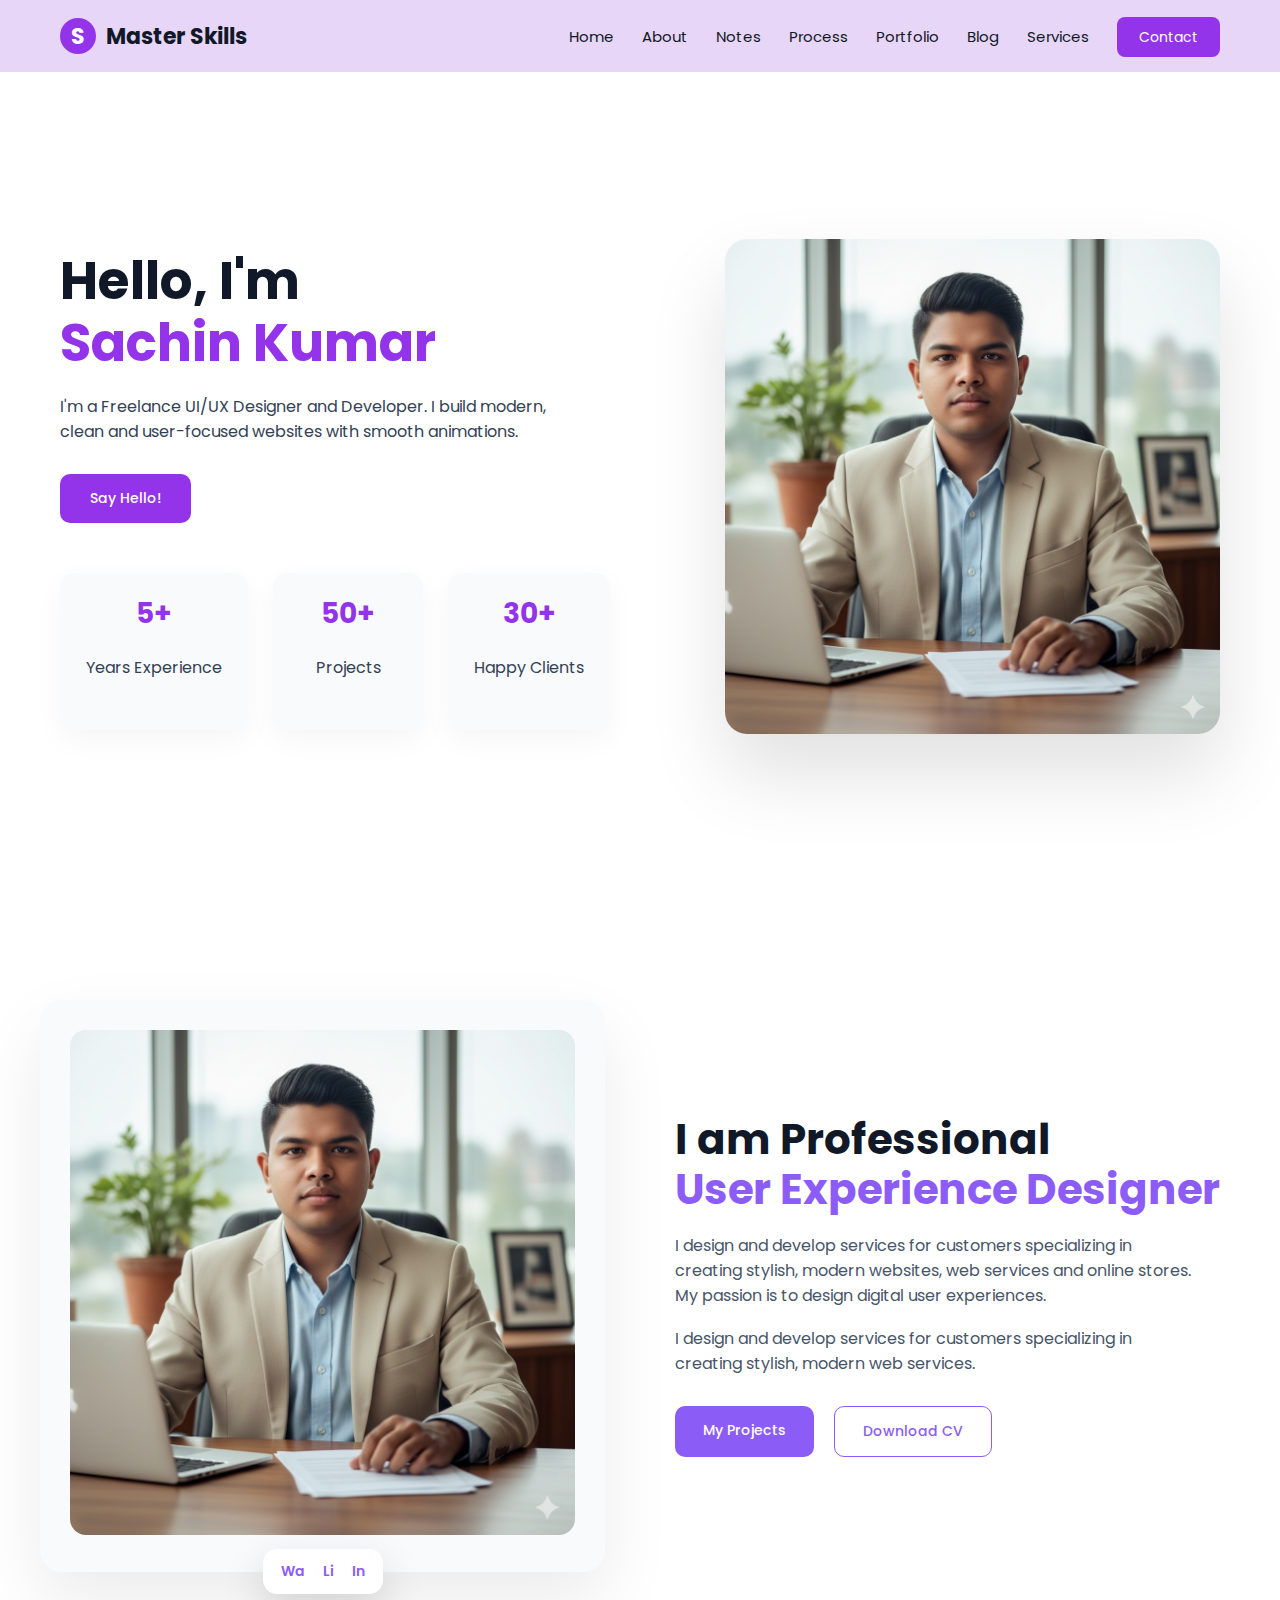
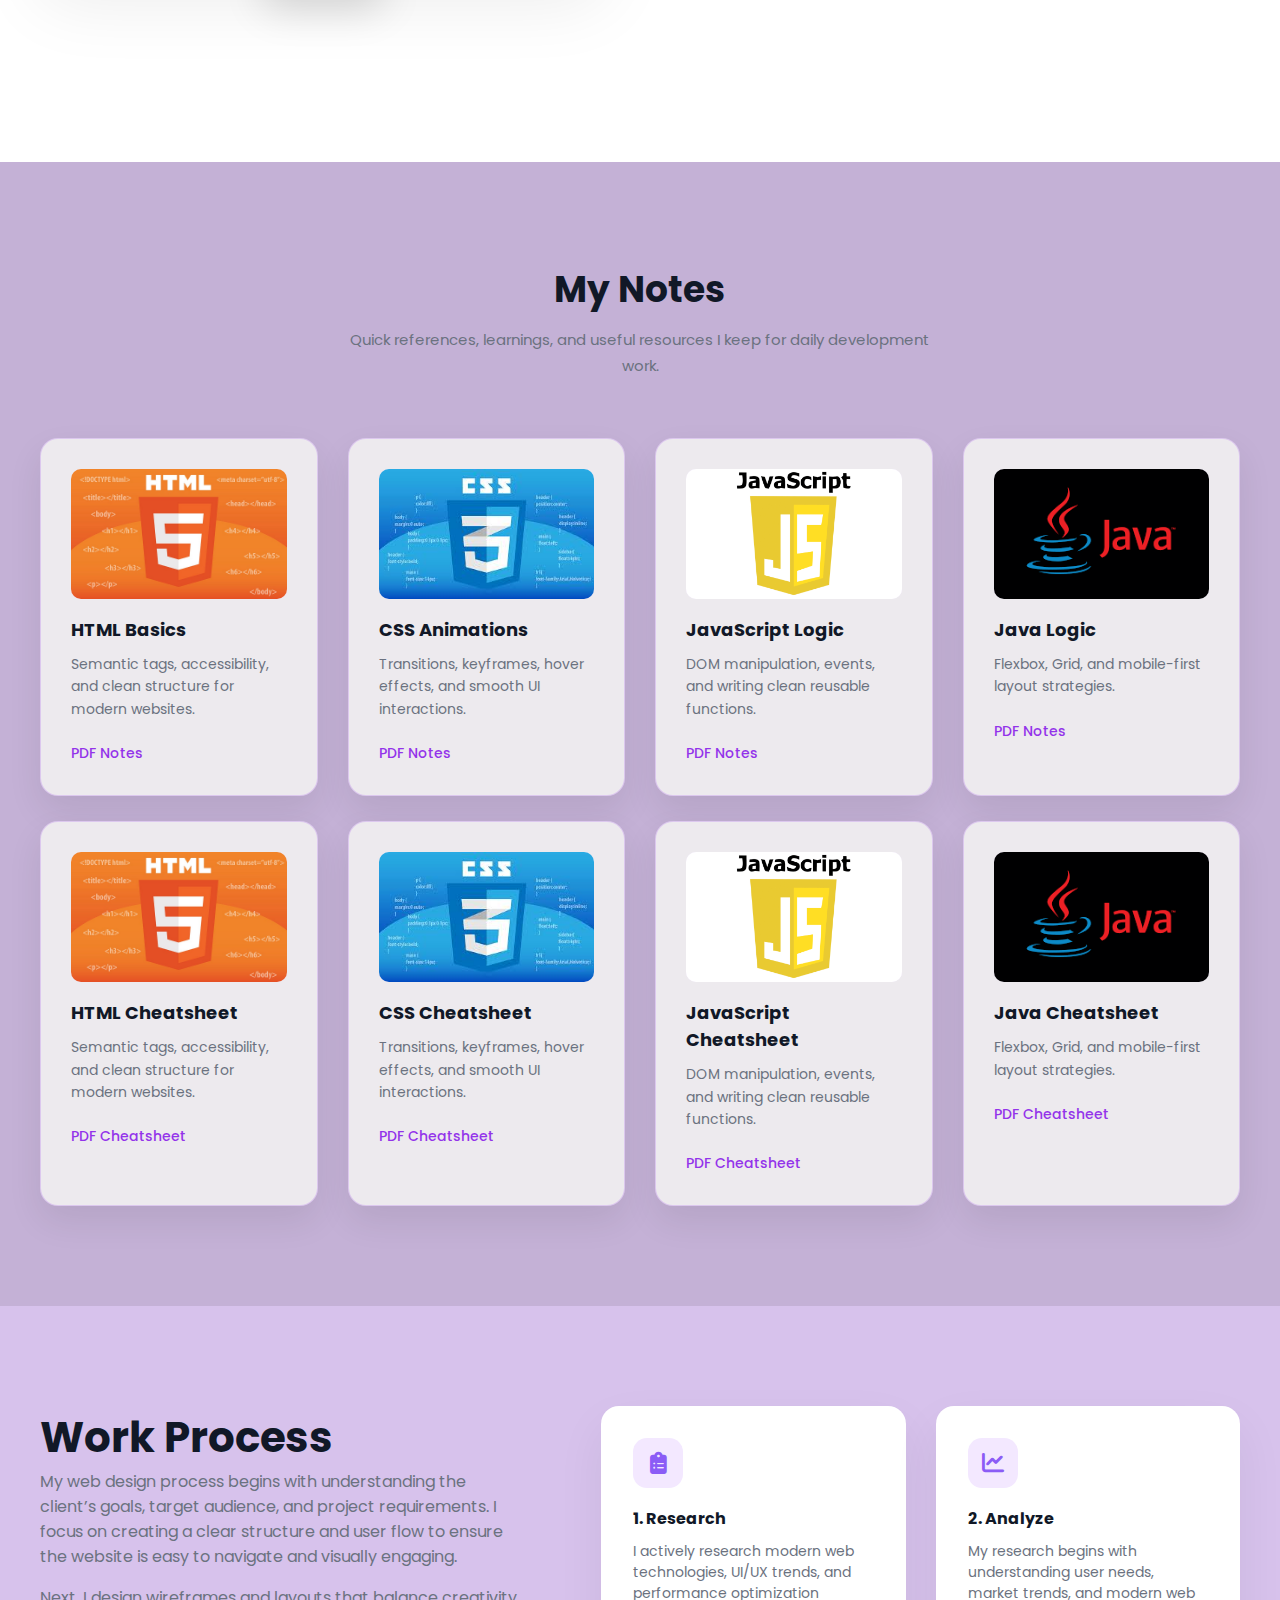
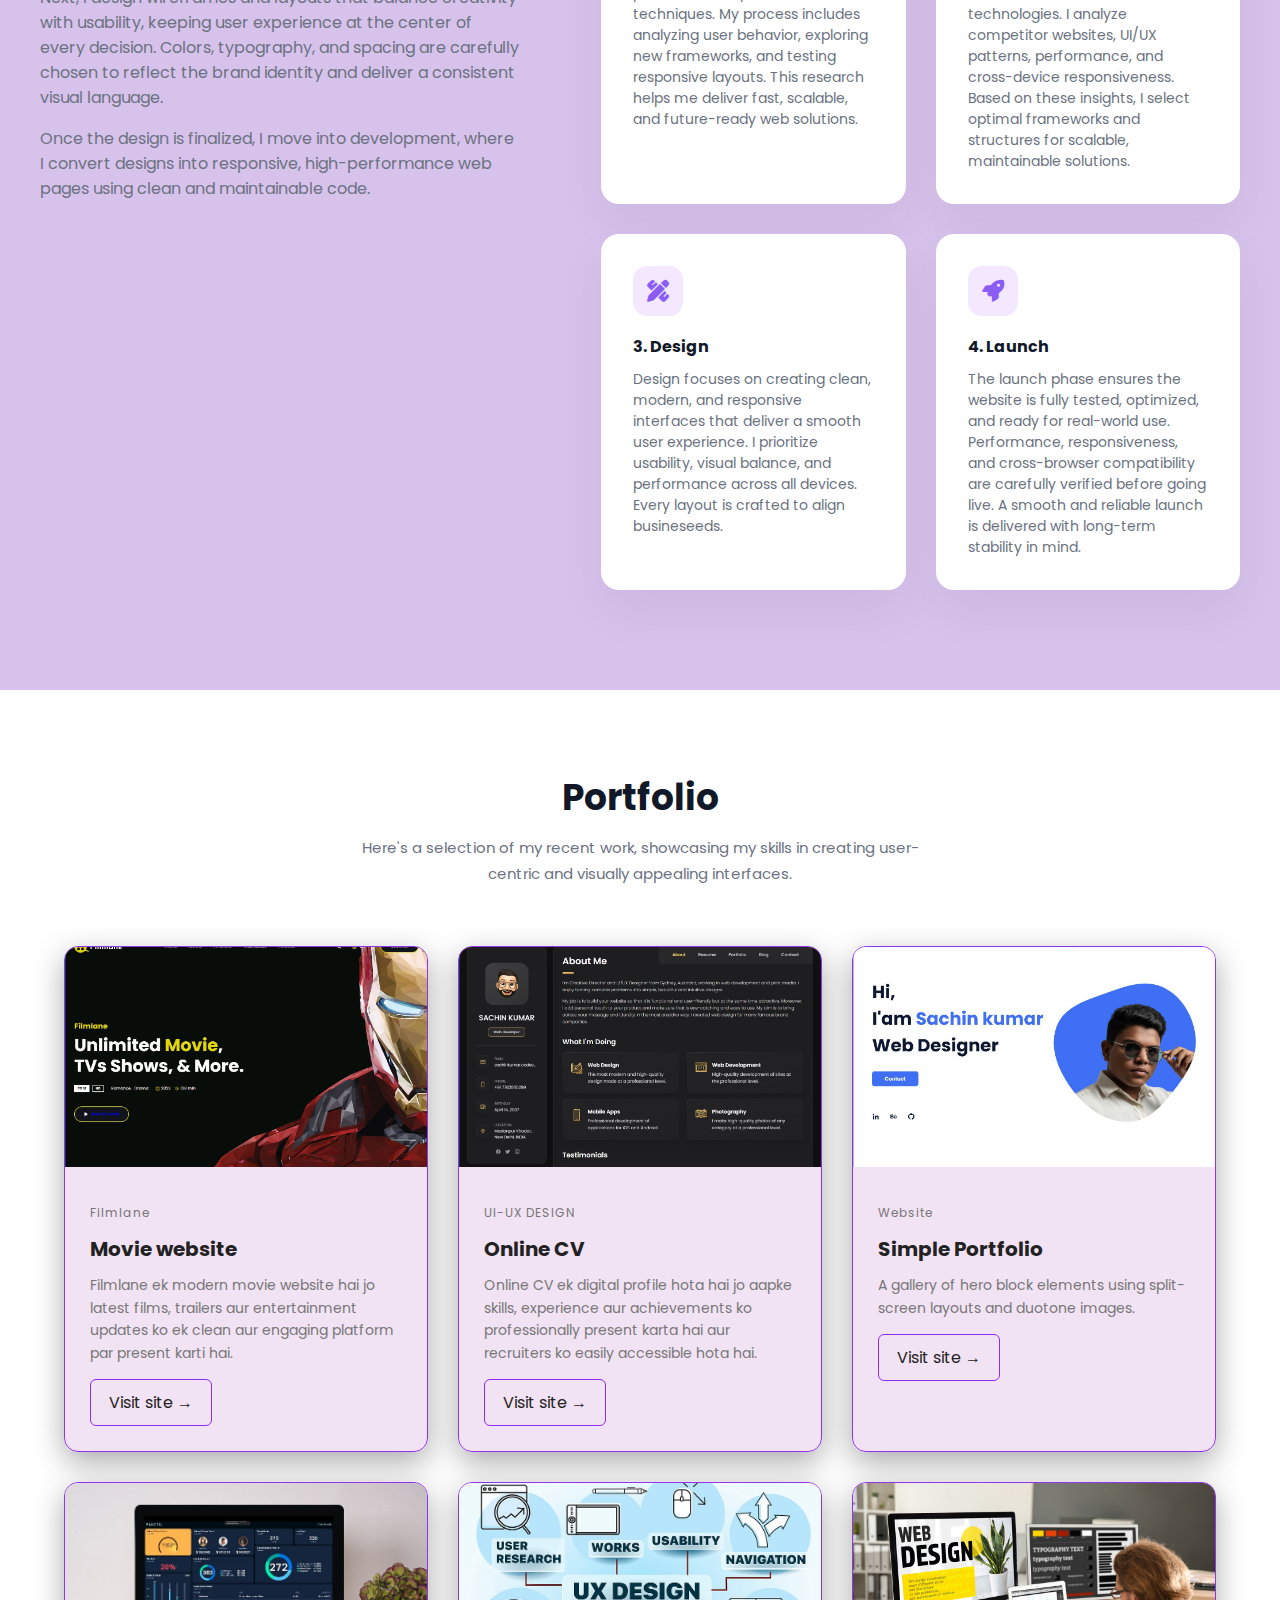
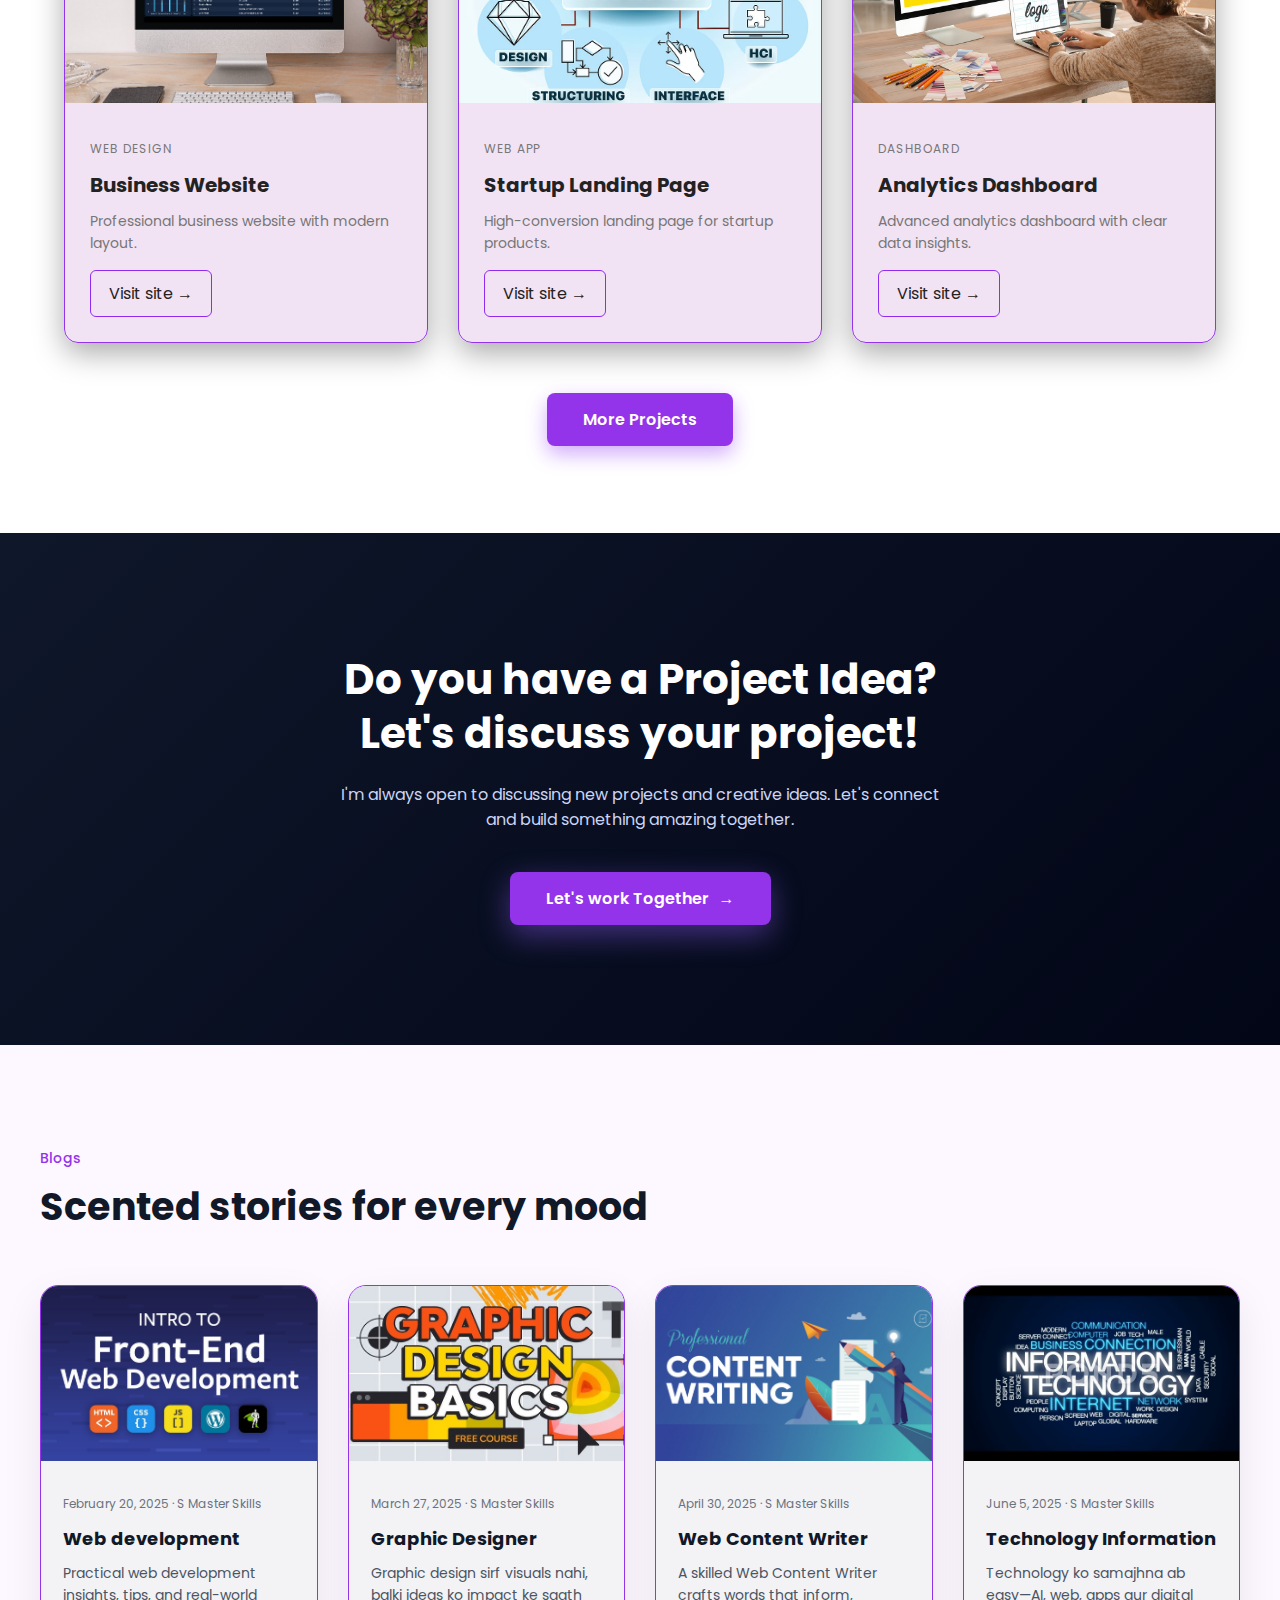
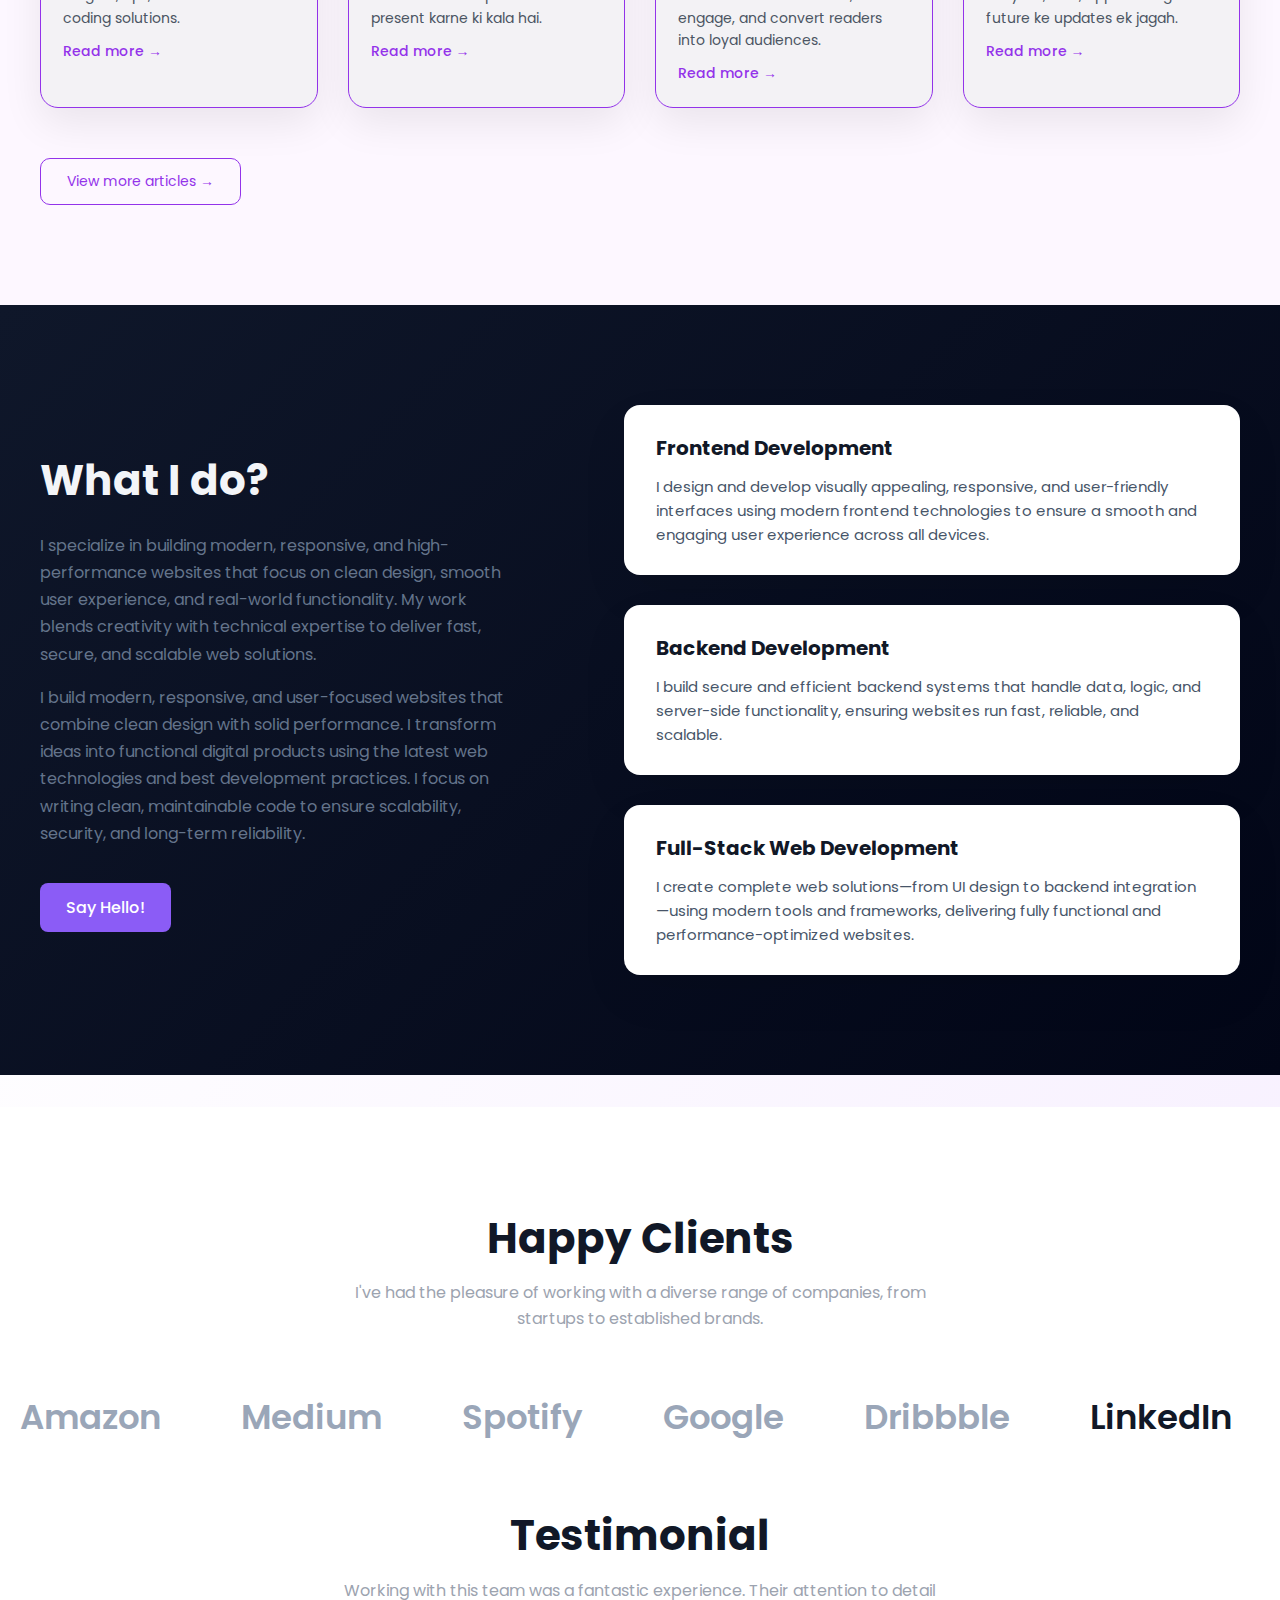
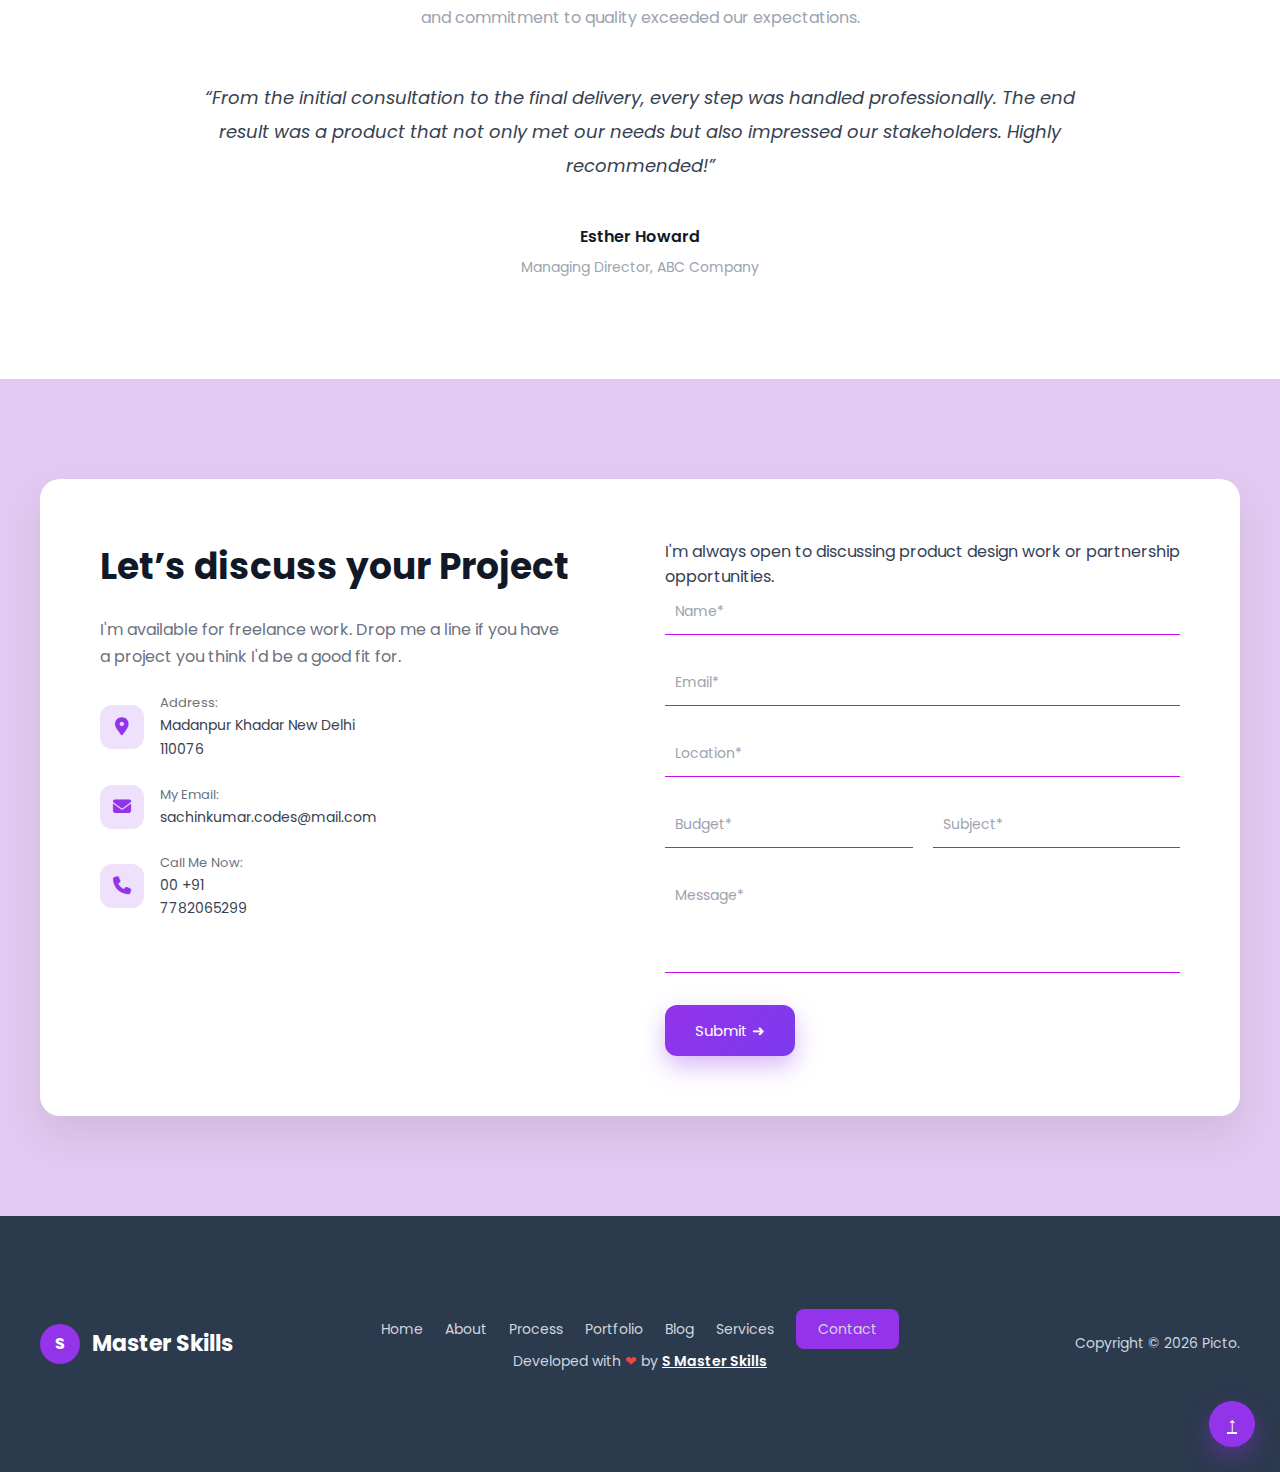
<file: index.html>
<!DOCTYPE html>
<html lang="en">

<head>
    <meta charset="UTF-8" />
    <meta name="viewport" content="width=device-width, initial-scale=1.0" />
    <title>Personal Portfolio</title>

    <!-- Google Fonts -->
    <link rel="stylesheet" href="https://cdnjs.cloudflare.com/ajax/libs/font-awesome/6.5.0/css/all.min.css">
    <link href="https://fonts.googleapis.com/css2?family=Poppins:wght@300;400;500;600;700&display=swap"
        rel="stylesheet">
    <link rel="stylesheet" href="Style.css">
    <link rel="shortcut icon" href="Black and White Minimalist Logo-modified.png" type="image/x-icon">
</head>

<body>

    <header>
        <nav class="nav">

            <div class="logo">
                <span>S</span> Master Skills
            </div>

            <!-- Hamburger -->
            <div class="menu-toggle" id="menuToggle">
                <span></span>
                <span></span>
                <span></span>
            </div>

            <!-- Menu -->
            <ul id="navMenu">
                <li><a href="#home">Home</a></li>
                <li><a href="#about">About</a></li>
                <li><a href="#notes">Notes</a></li>
                <li><a href="#process">Process</a></li>
                <li><a href="#portfolio">Portfolio</a></li>
                <li><a href="#blog">Blog</a></li>
                <li><a href="#services">Services</a></li>
                <li><a href="#contact" class="nav-btn">Contact</a></li>
            </ul>

        </nav>
    </header>
    <section class="hero" id="home">
        <div class="hero-text">
            <h1>Hello, I'm <br><span>Sachin Kumar</span></h1>
            <p>I'm a Freelance UI/UX Designer and Developer. I build modern, clean and user-focused websites with smooth
                animations.</p>
            <a href="#contact" class="btn" style="text-decoration: none;">Say Hello!</a>

            <div class="stats">
                <div class="stat-box">
                    <h3>5+</h3>
                    <p>Years Experience</p>
                </div>
                <div class="stat-box">
                    <h3>50+</h3>
                    <p>Projects</p>
                </div>
                <div class="stat-box">
                    <h3>30+</h3>
                    <p>Happy Clients</p>
                </div>
            </div>
        </div>

        <div class="hero-img">
            <img src="Gemini_Generated_Image_b1zg54b1zg54b1zg.png" alt="Profile">
        </div>
    </section>
    <section class="ux-section" id="about">
        <div class="ux-container">

            <!-- Image Box -->
            <div class="ux-image-box">
                <img src="Gemini_Generated_Image_b1zg54b1zg54b1zg.png" alt="Profile">

                <div class="ux-social">
                    <a href="https://wa.me/7782065299?text=Hello%20I%20want%20to%20know%20more"
                        style="text-decoration: none;">Wa</a>
                    <a href="https://www.linkedin.com/in/sachin-kumar-a65a5639b/" style="text-decoration: none;">Li</a>
                    <a href="https://www.instagram.com/s_master_skills/?hl=en" style="text-decoration: none;">In</a>
                </div>
            </div>

            <!-- Content Box -->
            <div class="ux-content">
                <h2>
                    I am Professional <br>
                    <span>User Experience Designer</span>
                </h2>

                <p>
                    I design and develop services for customers specializing in creating
                    stylish, modern websites, web services and online stores.
                    My passion is to design digital user experiences.
                </p>

                <p>
                    I design and develop services for customers specializing in
                    creating stylish, modern web services.
                </p>

                <div class="ux-buttons">
                    <a href="myprojects.html" class="btn primary" style="text-decoration: none;">My Projects</a>
                    <a href="SACHIN KUMAR CV Resume.pdf" download class="btn outline"
                        style="text-decoration: none;">Download CV</a>
                </div>
            </div>

        </div>
    </section>
    <section class="notes-section" id="notes">
        <div class="notes-container">

            <h2 class="section-title">My Notes</h2>
            <p class="section-subtitle">
                Quick references, learnings, and useful resources I keep for daily development work.
            </p>

            <div class="notes-grid">

                <div class="note-card">
                    <img src="html notes.jpg" alt="HTML Notes">
                    <h3>HTML Basics</h3>
                    <p>Semantic tags, accessibility, and clean structure for modern websites.</p>
                    <a href="HTML_Complete_Notes.pdf" class="download-btn" download style="text-decoration: none;">
                        PDF Notes
                    </a>
                </div>

                <div class="note-card">
                    <img src="css notes.jfif" alt="HTML Notes">
                    <h3>CSS Animations</h3>
                    <p>Transitions, keyframes, hover effects, and smooth UI interactions.</p>
                    <a href="CSS_Complete_Notes.pdf" class="download-btn" download style="text-decoration: none;">
                        PDF Notes
                    </a>
                </div>

                <div class="note-card">
                    <img src="javascript notes.jpg" alt="HTML Notes">
                    <h3>JavaScript Logic</h3>
                    <p>DOM manipulation, events, and writing clean reusable functions.</p>
                    <a href="JS_Chapterwise_Notes.pdf" class="download-btn" download style="text-decoration: none;">
                        PDF Notes
                    </a>
                </div>

                <div class="note-card">
                    <img src="java.png" alt="HTML Notes">
                    <h3>Java Logic</h3>
                    <p>Flexbox, Grid, and mobile-first layout strategies.</p>
                    <a href="Java_Complete_Notes.pdf" class="download-btn" download style="text-decoration: none;">
                        PDF Notes
                    </a>
                </div>

            </div>
            <br>
            <div class="notes-grid">

                <div class="note-card">
                    <img src="html notes.jpg" alt="HTML Notes">
                    <h3>HTML Cheatsheet</h3>
                    <p>Semantic tags, accessibility, and clean structure for modern websites.</p>
                    <a href="HTML Cheatsheet.pdf" class="download-btn" download style="text-decoration: none;">
                        PDF Cheatsheet
                    </a>
                </div>

                <div class="note-card">
                    <img src="css notes.jfif" alt="HTML Notes">
                    <h3>CSS Cheatsheet</h3>
                    <p>Transitions, keyframes, hover effects, and smooth UI interactions.</p>
                    <a href="CSS Cheatsheet.pdf" class="download-btn" download style="text-decoration: none;">
                        PDF Cheatsheet
                    </a>
                </div>

                <div class="note-card">
                    <img src="javascript notes.jpg" alt="HTML Notes">
                    <h3>JavaScript Cheatsheet</h3>
                    <p>DOM manipulation, events, and writing clean reusable functions.</p>
                    <a href="JavaScript Cheatsheet.pdf" class="download-btn" download style="text-decoration: none;">
                        PDF Cheatsheet
                    </a>
                </div>

                <div class="note-card">
                    <img src="java.png" alt="HTML Notes">
                    <h3>Java Cheatsheet</h3>
                    <p>Flexbox, Grid, and mobile-first layout strategies.</p>
                    <a href="Java Cheatsheet.pdf" class="download-btn" download style="text-decoration: none;">
                        PDF Cheatsheet
                    </a>
                </div>

            </div>
        </div>
    </section>
    <section class="process-section" id="process">
        <div class="process-container">

            <!-- Left Content -->
            <div class="process-content">
                
                <h2>Work Process</h2>
                <p>
                    My web design process begins with understanding the client’s goals, target audience, and project requirements. I focus on creating a clear structure and user flow to ensure the website is easy to navigate and visually engaging.
                </p>
                <p>
                    Next, I design wireframes and layouts that balance creativity with usability, keeping user experience at the center of every decision. Colors, typography, and spacing are carefully chosen to reflect the brand identity and deliver a consistent visual language.
                </p>
                <p>
                    Once the design is finalized, I move into development, where I convert designs into responsive, high-performance web pages using clean and maintainable code.
                </p>
            </div>

            <!-- Right Cards -->
            <div class="process-cards">

                <div class="process-card">
                    <div class="icon"><i class="fa-solid fa-clipboard-list"></i></div>
                    <h4>1. Research</h4>
                    <p>I actively research modern web technologies, UI/UX trends, and performance optimization
                        techniques.
                        My process includes analyzing user behavior, exploring new frameworks, and testing responsive
                        layouts.
                        This research helps me deliver fast, scalable, and future-ready web solutions.</p>
                </div>

                <div class="process-card">
                    <div class="icon"><i class="fa-solid fa-chart-line"></i></div>
                    <h4>2. Analyze</h4>
                    <p>My research begins with understanding user needs, market trends, and modern web technologies.
                        I analyze competitor websites, UI/UX patterns, performance, and cross-device responsiveness.
                        Based on these insights, I select optimal frameworks and structures for scalable, maintainable
                        solutions.</p>
                </div>

                <div class="process-card">
                    <div class="icon"><i class="fa-solid fa-pen-ruler"></i></div>
                    <h4>3. Design</h4>
                    <p>Design focuses on creating clean, modern, and responsive interfaces that deliver a smooth user
                        experience.
                        I prioritize usability, visual balance, and performance across all devices.
                        Every layout is crafted to align busineseeds.
                    </p>
                </div>

                <div class="process-card">
                    <div class="icon"><i class="fa-solid fa-rocket"></i></div>
                    <h4>4. Launch</h4>
                    <p>The launch phase ensures the website is fully tested, optimized, and ready for real-world use.
                        Performance, responsiveness, and cross-browser compatibility are carefully verified before going
                        live.
                        A smooth and reliable launch is delivered with long-term stability in mind.</p>
                </div>

            </div>
        </div>
    </section>
    <section class="portfolio-section" id="portfolio">
        <div class="container">

            <h2 class="section-title">Portfolio</h2>
            <p class="section-subtitle">
                Here's a selection of my recent work, showcasing my skills in
                creating user-centric and visually appealing interfaces.
            </p>

            <div class="portfolio-grid">

                <!-- Card 1 -->
                <div class="portfolio-card">
                    <img src="project 1.JPG" alt="">
                    <div class="content">
                        <span>Filmlane</span>
                        <h3>Movie website</h3>
                        <p>Filmlane ek modern movie website hai jo latest films, trailers aur entertainment updates ko
                            ek clean aur engaging platform par present karti hai.</p>
                        <a href="https://smasterskills.github.io/Filmlane-Movie-website/">Visit site →</a>
                    </div>
                </div>

                <!-- Card 2 -->
                <div class="portfolio-card">
                    <img src="project 2.JPG" alt="">
                    <div class="content">
                        <span>UI-UX DESIGN</span>
                        <h3>Online CV</h3>
                        <p>Online CV ek digital profile hota hai jo aapke skills, experience aur achievements ko
                            professionally present karta hai aur recruiters ko easily accessible hota hai.</p>
                        <a href="https://smasterskills.github.io/Online-CV/">Visit site →</a>
                    </div>
                </div>

                <!-- Card 3 -->
                <div class="portfolio-card">
                    <img src="project 3.JPG" alt="">
                    <div class="content">
                        <span>Website</span>
                        <h3>Simple Portfolio</h3>
                        <p>A gallery of hero block elements using split-screen layouts and duotone images.</p>
                        <a href="https://smasterskills.github.io/Simple-Portfolio/">Visit site →</a>
                    </div>
                </div>

                <!-- Card 4 -->
                <div class="portfolio-card">
                    <img src="project 4.jpg" alt="">
                    <div class="content">
                        <span>WEB DESIGN</span>
                        <h3>Business Website</h3>
                        <p>Professional business website with modern layout.</p>
                        <a href="#">Visit site →</a>
                    </div>
                </div>

                <!-- Card 5 -->
                <div class="portfolio-card">
                    <img src="project 5.jpg" alt="">
                    <div class="content">
                        <span>WEB APP</span>
                        <h3>Startup Landing Page</h3>
                        <p>High-conversion landing page for startup products.</p>
                        <a href="#">Visit site →</a>
                    </div>
                </div>

                <!-- Card 6 -->
                <div class="portfolio-card">
                    <img src="project 6.jpg" alt="">
                    <div class="content">
                        <span>DASHBOARD</span>
                        <h3>Analytics Dashboard</h3>
                        <p>Advanced analytics dashboard with clear data insights.</p>
                        <a href="#">Visit site →</a>
                    </div>
                </div>

            </div>

            <div class="more-projects">
                <a href="myprojects.html">More Projects</a>
            </div>

        </div>
    </section>
    <section class="cta-section">
        <div class="cta-container">
            <h2>Do you have a Project Idea?<br>Let's discuss your project!</h2>
            <p>
                I'm always open to discussing new projects and creative ideas.
                Let's connect and build something amazing together.
            </p>
            <a href="#contact" class="cta-btn">
                Let's work Together <span>→</span>
            </a>
        </div>
    </section>
    <section class="blog-section" id="blog">
        <div class="blog-container">

            <div class="blog-header">
                <span class="blog-tag">Blogs</span>
                <h2>Scented stories for every mood</h2>
            </div>

            <div class="blog-grid">

                <!-- Blog Card -->
                <div class="blog-card">
                    <img src="blog 1.png" alt="Blog Image">
                    <div class="blog-content">
                        <small>February 20, 2025 · S Master Skills</small>
                        <h3>Web development</h3>
                        <p>Practical web development insights, tips, and real-world coding solutions.</p>
                        <a href="blog-1.html" style="text-decoration: none;">Read more →</a>
                    </div>
                </div>

                <div class="blog-card">
                    <img src="blog 2" alt="Blog Image">
                    <div class="blog-content">
                        <small>March 27, 2025 · S Master Skills</small>
                        <h3>Graphic Designer</h3>
                        <p>Graphic design sirf visuals nahi, balki ideas ko impact ke saath present karne ki kala hai.
                        </p>
                        <a href="blog-2.html" style="text-decoration: none;">Read more →</a>
                    </div>
                </div>

                <div class="blog-card">
                    <img src="blog 3.png" alt="Blog Image">
                    <div class="blog-content">
                        <small>April 30, 2025 · S Master Skills</small>
                        <h3>Web Content Writer</h3>
                        <p>A skilled Web Content Writer crafts words that inform, engage, and convert readers into loyal
                            audiences.</p>
                        <a href="blog-3.html" style="text-decoration: none;">Read more →</a>
                    </div>
                </div>

                <div class="blog-card">
                    <img src="blog 4.jpg" alt="Blog Image">
                    <div class="blog-content">
                        <small>June 5, 2025 · S Master Skills</small>
                        <h3>Technology Information</h3>
                        <p>Technology ko samajhna ab easy—AI, web, apps aur digital future ke updates ek jagah.</p>
                        <a href="blog-4.html" style="text-decoration: none;">Read more →</a>
                    </div>
                </div>

            </div>

            <div class="blog-btn">
                <a href="#">View more articles →</a>
            </div>

        </div>
    </section>

    <section class="services-section" id="services">
        <div class="services-container">

            <!-- Left Content -->
            <div class="services-left">
                <h2>What I do?</h2>
                <p>
                    I specialize in building modern, responsive, and high-performance websites that focus on clean
                    design, smooth user experience, and real-world functionality.
                    My work blends creativity with technical expertise to deliver fast, secure, and scalable web
                    solutions.
                </p>
                <p>
                    I build modern, responsive, and user-focused websites that combine clean design with solid
                    performance.

                    I transform ideas into functional digital products using the latest web technologies and best
                    development practices.

                    I focus on writing clean, maintainable code to ensure scalability, security, and long-term
                    reliability.
                </p>

                <a href="#contact" class="btn-primary">Say Hello!</a>
            </div>

            <!-- Right Cards -->
            <div class="services-right">

                <div class="service-card">
                    <h3>Frontend Development</h3>
                    <p>
                        I design and develop visually appealing, responsive, and user-friendly interfaces using modern
                        frontend technologies to ensure a smooth and engaging user experience across all devices.
                    </p>
                </div>

                <div class="service-card">
                    <h3>Backend Development</h3>
                    <p>
                        I build secure and efficient backend systems that handle data, logic, and server-side
                        functionality, ensuring websites run fast, reliable, and scalable.
                    </p>
                </div>

                <div class="service-card">
                    <h3>Full-Stack Web Development</h3>
                    <p>
                        I create complete web solutions—from UI design to backend integration—using modern tools and
                        frameworks, delivering fully functional and performance-optimized websites.
                    </p>
                </div>

            </div>

        </div>
    </section>
    <section class="clients-section">
        <h2>Happy Clients</h2>
        <p class="subtitle">
            I've had the pleasure of working with a diverse range of companies,
            from startups to established brands.
        </p>

        <div class="logos-slider">
            <div class="logos-track">

                <!-- Repeat logos twice for smooth infinite scroll -->
                <div class="logos">Amazon</div>
                <div class="logos">Medium</div>
                <div class="logos">Spotify</div>
                <div class="logos">Google</div>
                <div class="logos">Dribbble</div>
                <div class="logos linkedin">LinkedIn</div>

                <div class="logos">Amazon</div>
                <div class="logos">Medium</div>
                <div class="logos">Spotify</div>
                <div class="logos">Google</div>
                <div class="logos">Dribbble</div>
                <div class="logos linkedin">LinkedIn</div>

            </div>
        </div>

        <h2>Testimonial</h2>
        <p class="testimonial-subtitle">
            Working with this team was a fantastic experience. Their attention
            to detail and commitment to quality exceeded our expectations.
        </p>

        <blockquote class="testimonial-quote">
            “From the initial consultation to the final delivery, every step was
            handled professionally. The end result was a product that not only
            met our needs but also impressed our stakeholders. Highly recommended!”
        </blockquote>

        <div class="testimonial-author">
            <h4>Esther Howard</h4>
            <span>Managing Director, ABC Company</span>
        </div>
    </section>
    <section class="contact-section" id="contact">

        <div class="contact-wrapper">

            <!-- Left Content -->
            <div class="contact-info">
                <h2>Let’s discuss your Project</h2>
                <p>
                    I'm available for freelance work. Drop me a line if you have a project
                    you think I'd be a good fit for.
                </p>
                <div class="info-item">
                    <span class="info-icon">
                        <i class="fa-solid fa-location-dot"></i>
                    </span>
                    <div>
                        <p class="label">Address:</p>
                        <p>Madanpur Khadar New Delhi 110076</p>
                    </div>
                </div>

                <div class="info-item">
                    <span class="info-icon">
                        <i class="fa-solid fa-envelope"></i>
                    </span>
                    <div>
                        <p class="label">My Email:</p>
                        <p>sachinkumar.codes@mail.com</p>
                    </div>
                </div>

                <div class="info-item">
                    <span class="info-icon">
                        <i class="fa-solid fa-phone"></i>
                    </span>
                    <div>
                        <p class="label">Call Me Now:</p>
                        <p>00 +91 7782065299</p>
                    </div>
                </div>

            </div>


            <!-- Right Form -->
            <form class="contact-form" action="https://api.web3forms.com/submit" method="POST">

                <p class="form-note">
                    I'm always open to discussing product design work or partnership opportunities.
                </p>

                <input type="hidden" name="access_key" value="a55fd4df-618d-424a-aa6a-8c25d6944020">

                <input type="text" id="name" name="name" placeholder="Name*" required>

                <input type="email" id="email" name="email" placeholder="Email*" required>

                <input type="text" id="location" name="location" placeholder="Location*" required>

                <div class="row">
                    <input type="text" id="budget" name="budget" placeholder="Budget*" required>
                    <input type="text" id="subject" name="subject" placeholder="Subject*" required>
                </div>

                <textarea id="message" name="message" placeholder="Message*" required></textarea>

                <button type="submit" class="submit-btn">
                    Submit ➜
                </button>

            </form>


        </div>
    </section>
    <footer class="footer">
        <div class="footer-container">

            <!-- Left -->
            <div class="footer-left">
                <div class="footer-logo">
                    <span>S</span>
                    <h3>Master Skills</h3>
                </div>
            </div>

            <!-- Center -->
            <div class="footer-center">
                <ul class="footer-menu">
                    <li><a href="#home" style="text-decoration: none;">Home</a></li>
                    <li><a href="#about" style="text-decoration: none;">About</a></li>
                    <li><a href="#process" style="text-decoration: none;">Process</a></li>
                    <li><a href="#portfolio" style="text-decoration: none;">Portfolio</a></li>
                    <li><a href="#blog" style="text-decoration: none;">Blog</a></li>
                    <li><a href="#services" style="text-decoration: none;">Services</a></li>
                    <li><a href="#contact" class="nav-btn" style="text-decoration: none;">Contact</a></li>
                </ul>

                <p class="footer-credit">
                    Developed with <span>❤</span> by <a href="#">S Master Skills</a>
                </p>
            </div>

            <!-- Right -->
            <div class="footer-right">
                <p>Copyright © 2026 Picto.</p>
            </div>

        </div>

        <!-- Scroll Top Button -->
        <a href="#" class="scroll-top">↑</a>
    </footer>
</body>


</html>
</file>
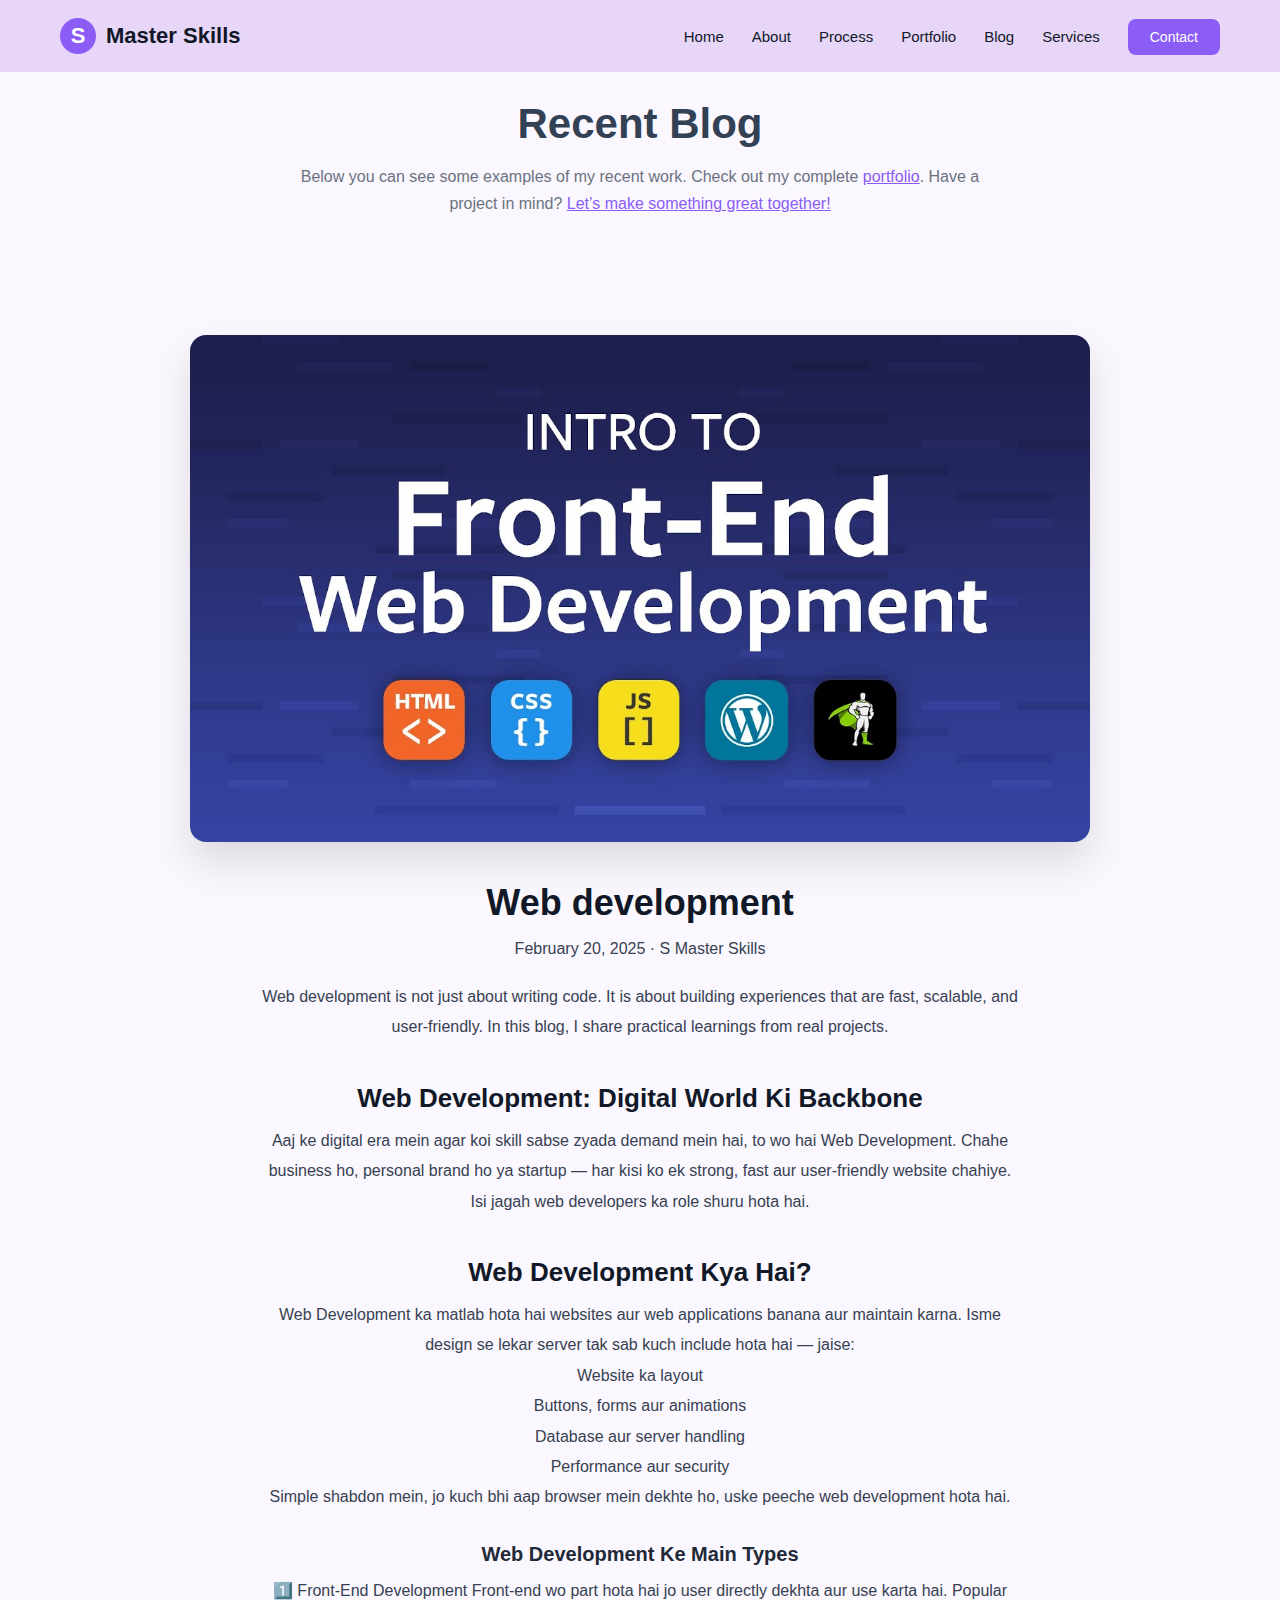
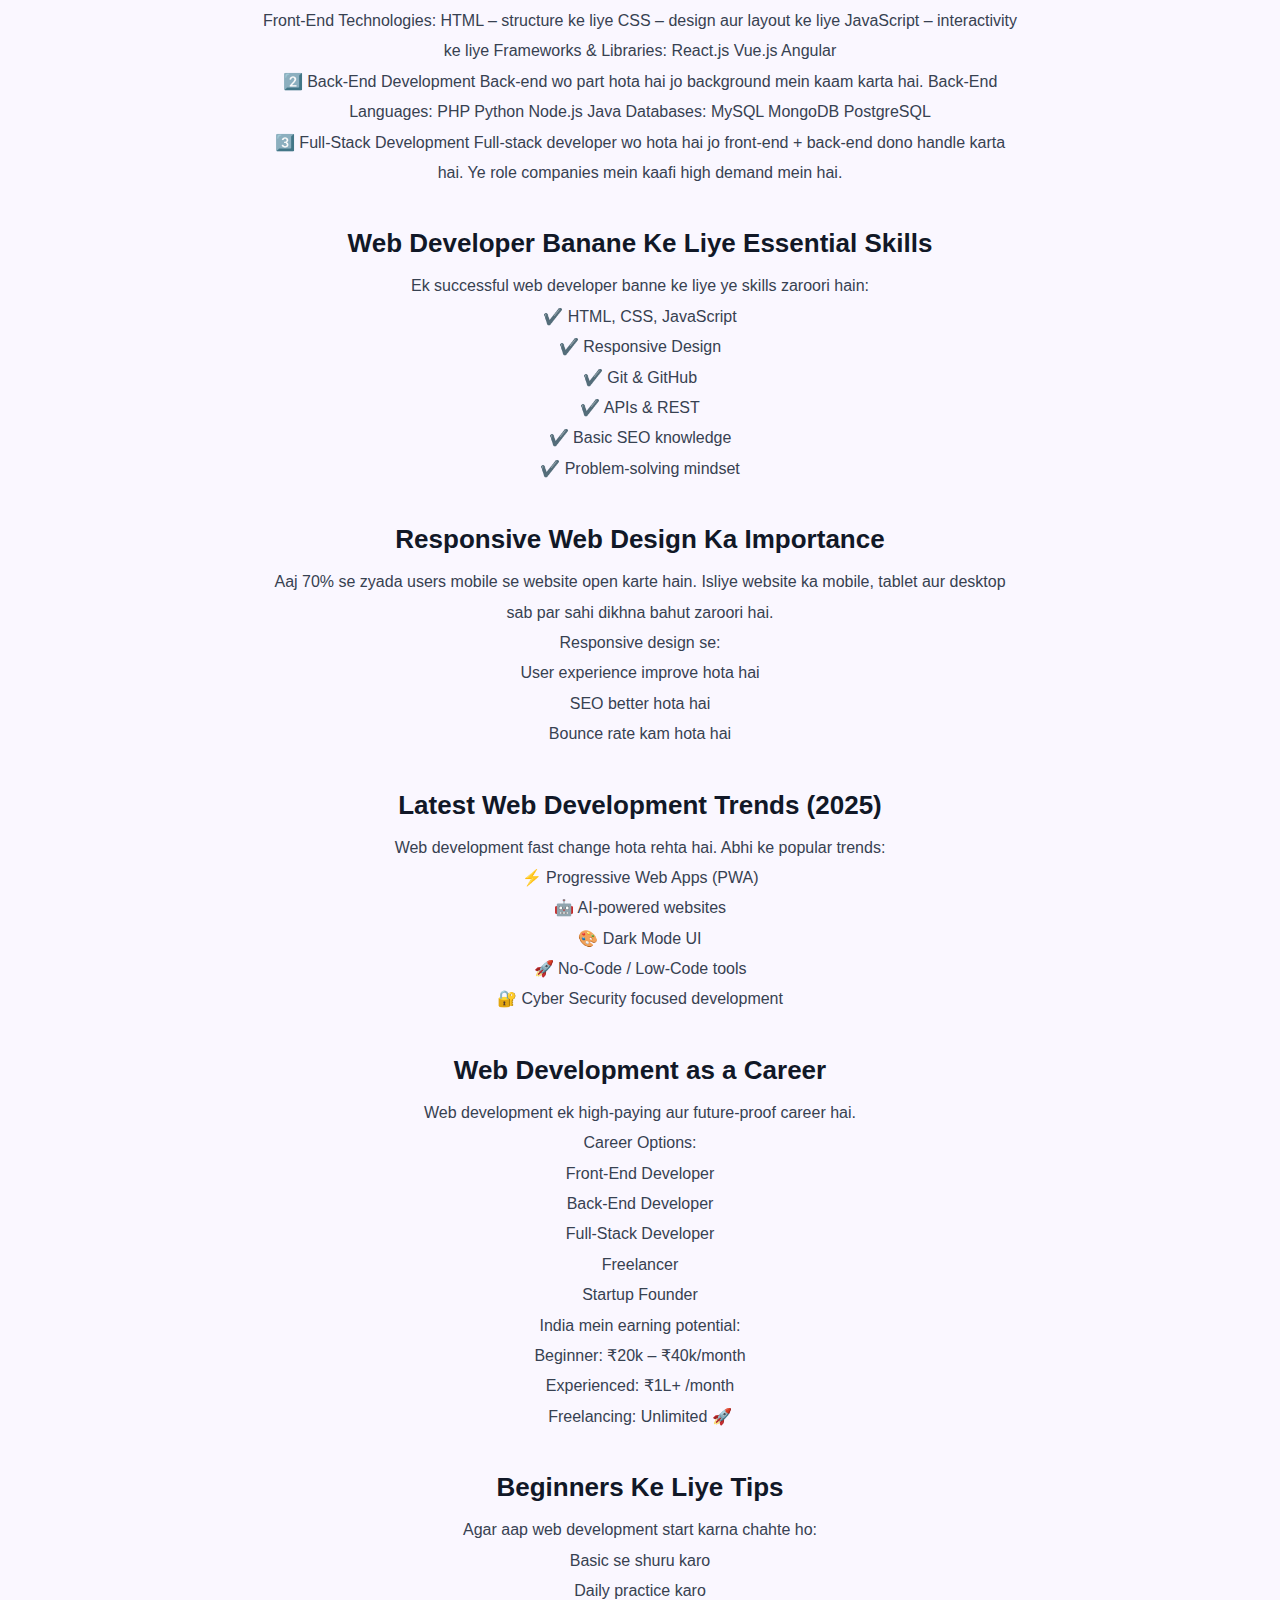
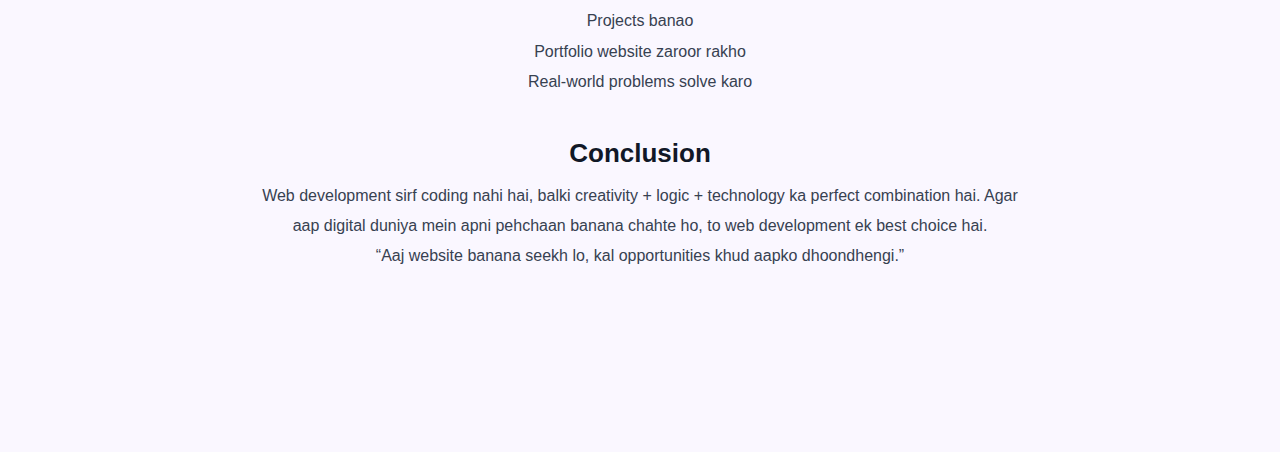
<file: blog-1.html>
<!DOCTYPE html>
<html lang="en">

<head>
    <meta charset="UTF-8">
    <meta name="viewport" content="width=device-width, initial-scale=1.0">
    <title>Blog Page</title>
    <Style>
        :root {
            --primary: #8b5cf6;
            --secondary: #f3e8ff;
            --dark: #0f172a;
            --text: #334155;
        }

        * {
            margin: 0;
            padding: 0;
            box-sizing: border-box;
            font-family: 'Poppins', sans-serif;
        }

        body {
            background: linear-gradient(120deg, #ddb4b4 60%, #f3e8ff 100%);
            color: var(--text);
            overflow-x: hidden;
        }

        /* ===== Navbar ===== */
        header {
            position: fixed;
            width: 100%;
            top: 0;
            background: #e7d6f8;
            backdrop-filter: blur(10px);
            z-index: 1000;
        }

        .nav {
            max-width: 1200px;
            margin: auto;
            display: flex;
            align-items: center;
            justify-content: space-between;
            padding: 18px 20px;
        }

        .logo {
            display: flex;
            align-items: center;
            gap: 10px;
            font-weight: 700;
            font-size: 22px;
            color: #111827;
        }

        .logo span {
            background: var(--primary);
            color: #fff;
            width: 36px;
            height: 36px;
            border-radius: 50%;
            display: flex;
            align-items: center;
            justify-content: center;
        }

        nav ul {
            list-style: none;
            display: flex;
            gap: 28px;
            align-items: center;
        }

        nav ul li {
            font-size: 15px;
            cursor: pointer;
            transition: color 0.3s;
        }

        nav ul li:hover {
            color: var(--primary);
        }

        .nav-btn {
            background: var(--primary);
            color: #fff;
            padding: 10px 22px;
            border-radius: 8px;
            font-size: 14px;
            transition: all 0.3s;
        }

        .nav-btn:hover {
            box-shadow: 0 10px 25px rgba(139, 92, 246, 0.35);
            transform: translateY(-2px);
            color: #fff;
        }

        /* Anchor styling */
        nav ul li a {
            text-decoration: none;
            color: #111827;
            transition: color .3s;
        }

        nav ul li a:hover {
            color: var(--primary);
        }

        /* Mobile toggle */
        .menu-toggle {
            display: none;
            flex-direction: column;
            gap: 5px;
            cursor: pointer;
        }

        .menu-toggle span {
            width: 26px;
            height: 3px;
            background: #111827;
            border-radius: 4px;
            transition: .3s;
        }

        /* Responsive navbar */
        @media (max-width:900px) {

            .menu-toggle {
                display: flex;
            }

            nav ul {
                position: absolute;
                top: 100%;
                left: 0;
                width: 100%;
                background: #ffffffee;
                backdrop-filter: blur(12px);
                flex-direction: column;
                gap: 22px;
                padding: 25px 0;
                transform: translateY(-120%);
                transition: transform .4s ease;
                box-shadow: 0 15px 40px rgba(0, 0, 0, .08);
            }

            nav ul.active {
                transform: translateY(0);
            }

            nav ul li a {
                font-size: 16px;
            }

            .nav-btn {
                display: inline-block;
            }
        }

        .projects-section {
            padding: 100px 20px;
            background: #faf7ff;
        }

        .projects-container {
            max-width: 1200px;
            margin: auto;
            text-align: center;
        }

        .projects-container h2 {
            font-size: 42px;
            font-weight: 700;
            margin-bottom: 15px;
        }

        .projects-desc {
            max-width: 700px;
            margin: 0 auto 60px;
            color: #6b7280;
            line-height: 1.7;
        }

        .projects-desc a {
            color: #8b5cf6;
            text-decoration: underline;
            font-weight: 500;
        }

        /* Grid */
        .projects-grid {
            display: grid;
            grid-template-columns: repeat(3, 1fr);
            gap: 40px;
        }

        .blog-img {
            width: 100%;
            max-width: 900px;
            /* control image width */
            margin: 40px auto;
            /* center horizontally */
            display: flex;
            justify-content: center;
            align-items: center;
        }

        .blog-img img {
            width: 100%;
            height: auto;
            /* no distortion */
            border-radius: 16px;
            /* smooth edges */
            object-fit: cover;
            /* perfect fit */
            box-shadow: 0 20px 40px rgba(0, 0, 0, .12);
        }

        .blog-content-area {
            max-width: 800px;
            margin: 0 auto 80px;
            padding: 0 20px;
        }

        .blog-content-area h1 {
            font-size: 36px;
            margin-bottom: 10px;
            color: #111827;
        }

        .blog-meta {
            font-size: 13px;
            color: #6b7280;
            margin-bottom: 30px;
        }

        .blog-content-area h2 {
            margin-top: 40px;
            margin-bottom: 12px;
            font-size: 26px;
            color: #111827;
        }

        .blog-content-area h3 {
            margin-top: 30px;
            margin-bottom: 10px;
            font-size: 20px;
            color: #1f2937;
        }

        .blog-content-area p {
            font-size: 16px;
            line-height: 1.9;
            color: #374151;
            margin-bottom: 18px;
        }


        /* Responsive */
        @media(max-width: 900px) {
            .projects-grid {
                grid-template-columns: 1fr;
            }
        }
    </Style>
</head>

<body>
    <header>
        <nav class="nav">

            <div class="logo">
                <span>S</span> Master Skills
            </div>

            <!-- Hamburger -->
            <div class="menu-toggle" id="menuToggle">
                <span></span>
                <span></span>
                <span></span>
            </div>

            <!-- Menu -->
            <ul id="navMenu">
                <li><a href="index.html#home">Home</a></li>
                <li><a href="index.html#about">About</a></li>
                <li><a href="index.html#notes">Process</a></li>
                <li><a href="index.html#portfolio">Portfolio</a></li>
                <li><a href="index.html#blog">Blog</a></li>
                <li><a href="index.html#services">Services</a></li>
                <li><a href="index.html#contact" class="nav-btn">Contact</a></li>
            </ul>

        </nav>
    </header>
    <section class="projects-section">
        <div class="projects-container">

            <h2>Recent Blog</h2>
            <p class="projects-desc">
                Below you can see some examples of my recent work.
                Check out my complete <a href="index.html">portfolio</a>.
                Have a project in mind? <a href="index.html#contact">Let’s make something great together!</a>
            </p>
            <br>
            <div class="blog-img">
                <img src="blog 1.png" alt="">
            </div>
            <div class="blog-content-area">

                <h1>Web development</h1>
                <p class="blog-meta">February 20, 2025 · S Master Skills</p>

                <p>
                    Web development is not just about writing code. It is about building
                    experiences that are fast, scalable, and user-friendly.
                    In this blog, I share practical learnings from real projects.
                </p>

                <h2>Web Development: Digital World Ki Backbone</h2>
                <p>
                    Aaj ke digital era mein agar koi skill sabse zyada demand mein hai, to wo hai Web Development. Chahe
                    business ho, personal brand ho ya startup — har kisi ko ek strong, fast aur user-friendly website
                    chahiye. Isi jagah web developers ka role shuru hota hai.
                </p>

                <h2>Web Development Kya Hai?</h2>
                <p>
                    Web Development ka matlab hota hai websites aur web applications banana aur maintain karna. Isme
                    design se lekar server tak sab kuch include hota hai — jaise:
                    <br>
                    Website ka layout
                    <br>
                    Buttons, forms aur animations
                    <br>
                    Database aur server handling
                    <br>
                    Performance aur security
                    <br>
                    Simple shabdon mein, jo kuch bhi aap browser mein dekhte ho, uske peeche web development hota hai.
                </p>

                <h3>Web Development Ke Main Types</h3>
                <p>
                    1️⃣ Front-End Development

                    Front-end wo part hota hai jo user directly dekhta aur use karta hai.

                    Popular Front-End Technologies:

                    HTML – structure ke liye

                    CSS – design aur layout ke liye

                    JavaScript – interactivity ke liye

                    Frameworks & Libraries:

                    React.js

                    Vue.js

                    Angular
                    <br>

                    2️⃣ Back-End Development

                    Back-end wo part hota hai jo background mein kaam karta hai.

                    Back-End Languages:

                    PHP

                    Python

                    Node.js

                    Java

                    Databases:

                    MySQL

                    MongoDB

                    PostgreSQL
                    <br>

                    3️⃣ Full-Stack Development

                    Full-stack developer wo hota hai jo front-end + back-end dono handle karta hai.
                    Ye role companies mein kaafi high demand mein hai.
                </p>

                <h2>Web Developer Banane Ke Liye Essential Skills</h2>
                <p>
                    Ek successful web developer banne ke liye ye skills zaroori hain:
                    <br>
                    ✔️ HTML, CSS, JavaScript
                    <br>
                    ✔️ Responsive Design
                    <br>
                    ✔️ Git & GitHub
                    <br>
                    ✔️ APIs & REST
                    <br>
                    ✔️ Basic SEO knowledge
                    <br>
                    ✔️ Problem-solving mindset
                </p>

                <h2>Responsive Web Design Ka Importance</h2>
                <p>Aaj 70% se zyada users mobile se website open karte hain.
                    Isliye website ka mobile, tablet aur desktop sab par sahi dikhna bahut zaroori hai.
                    <br>
                    Responsive design se:
                    <br>
                    User experience improve hota hai
                    <br>
                    SEO better hota hai
                    <br>
                    Bounce rate kam hota hai
                </p>

                <h2>Latest Web Development Trends (2025)</h2>
                <p>Web development fast change hota rehta hai. Abhi ke popular trends:
                    <br>
                    ⚡ Progressive Web Apps (PWA)
                    <br>
                    🤖 AI-powered websites
                    <br>
                    🎨 Dark Mode UI
                    <br>
                    🚀 No-Code / Low-Code tools
                    <br>
                    🔐 Cyber Security focused development
                </p>

                <h2>Web Development as a Career</h2>
                <p>Web development ek high-paying aur future-proof career hai.
                    <br>
                    Career Options:
                    <br>
                    Front-End Developer
                    <br>
                    Back-End Developer
                    <br>
                    Full-Stack Developer
                    <br>
                    Freelancer
                    <br>
                    Startup Founder
                    <br>
                    India mein earning potential:
                    <br>
                    Beginner: ₹20k – ₹40k/month
                    <br>
                    Experienced: ₹1L+ /month
                    <br>
                    Freelancing: Unlimited 🚀
                </p>

                <h2>Beginners Ke Liye Tips</h2>
                <p>Agar aap web development start karna chahte ho:
                    <br>
                    Basic se shuru karo
                    <br>
                    Daily practice karo
                    <br>
                    Projects banao
                    <br>
                    Portfolio website zaroor rakho
                    <br>
                    Real-world problems solve karo
                </p>

                <h2>Conclusion</h2>
                <p>Web development sirf coding nahi hai, balki creativity + logic + technology ka perfect combination
                    hai. Agar aap digital duniya mein apni pehchaan banana chahte ho, to web development ek best choice
                    hai.
                    <br>
                    “Aaj website banana seekh lo, kal opportunities khud aapko dhoondhengi.”
                </p>
            </div>
        </div>
    </section>
</body>

</html>
</file>
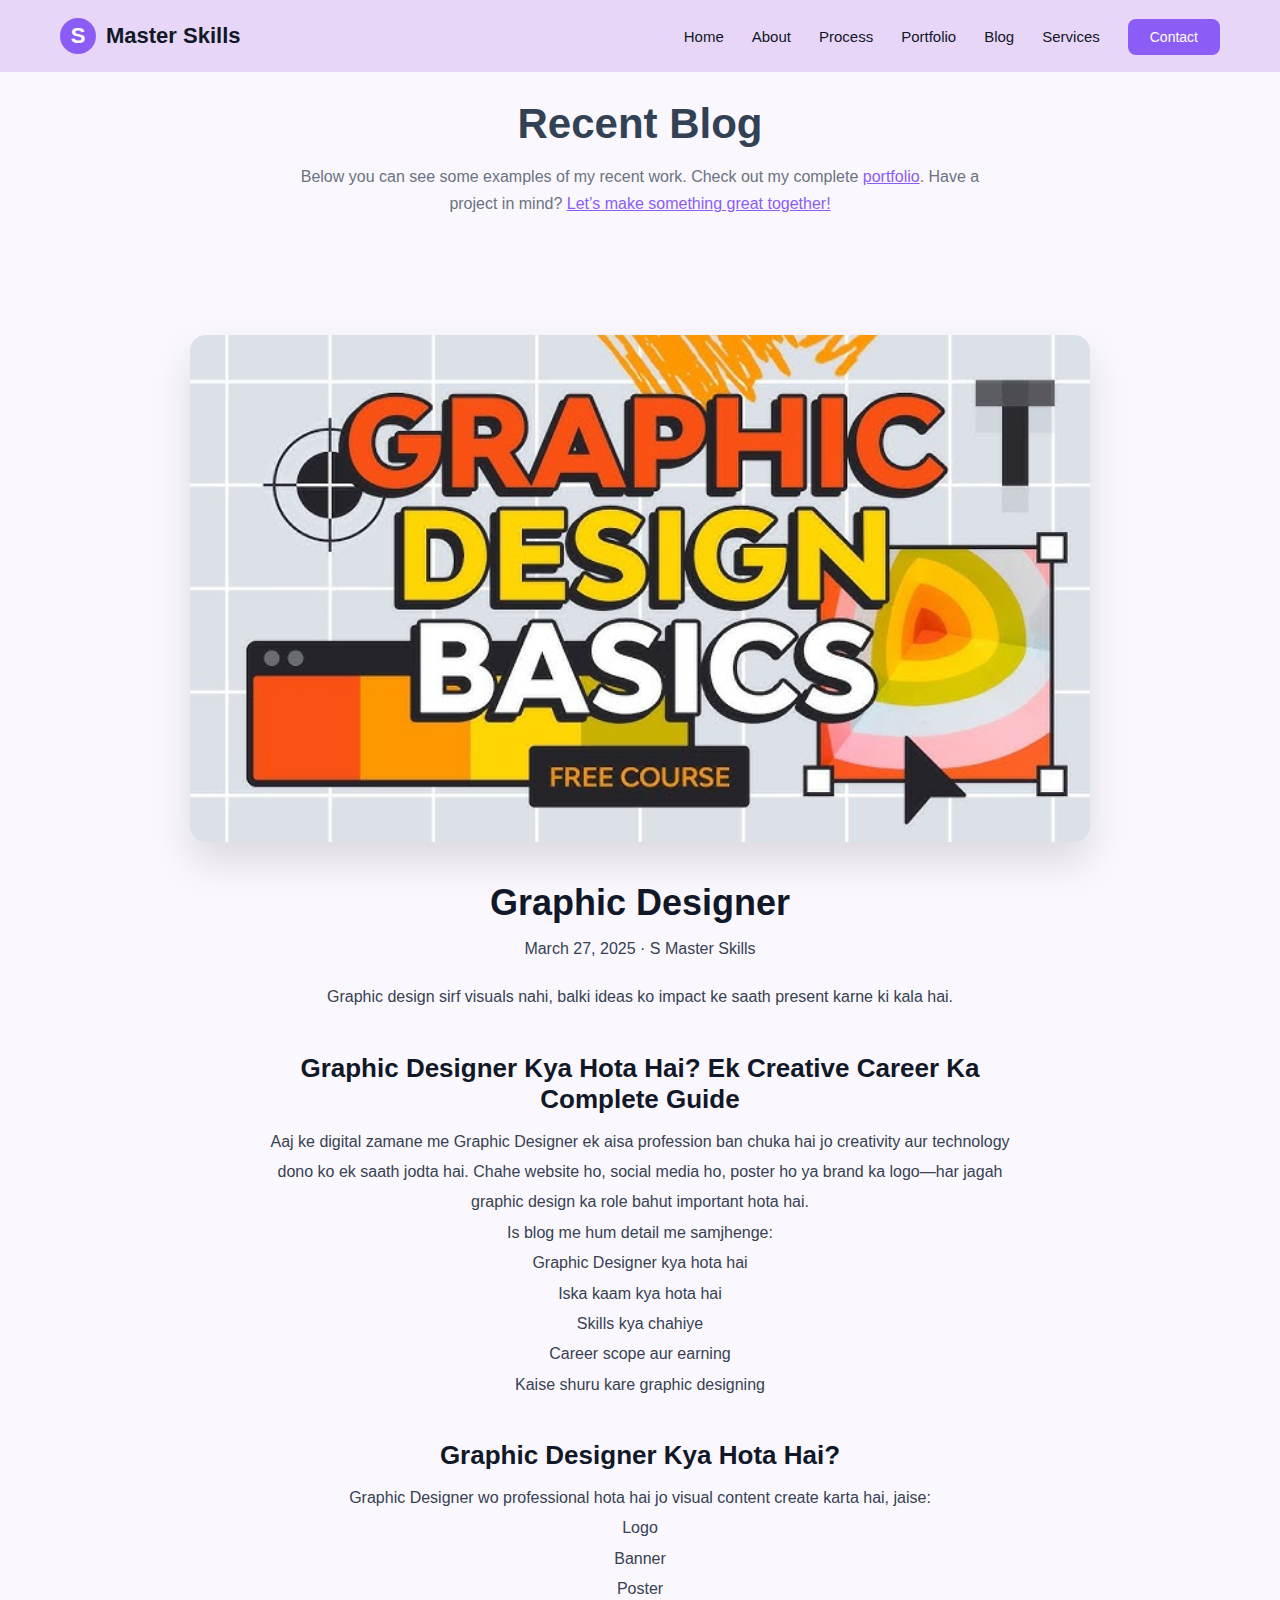
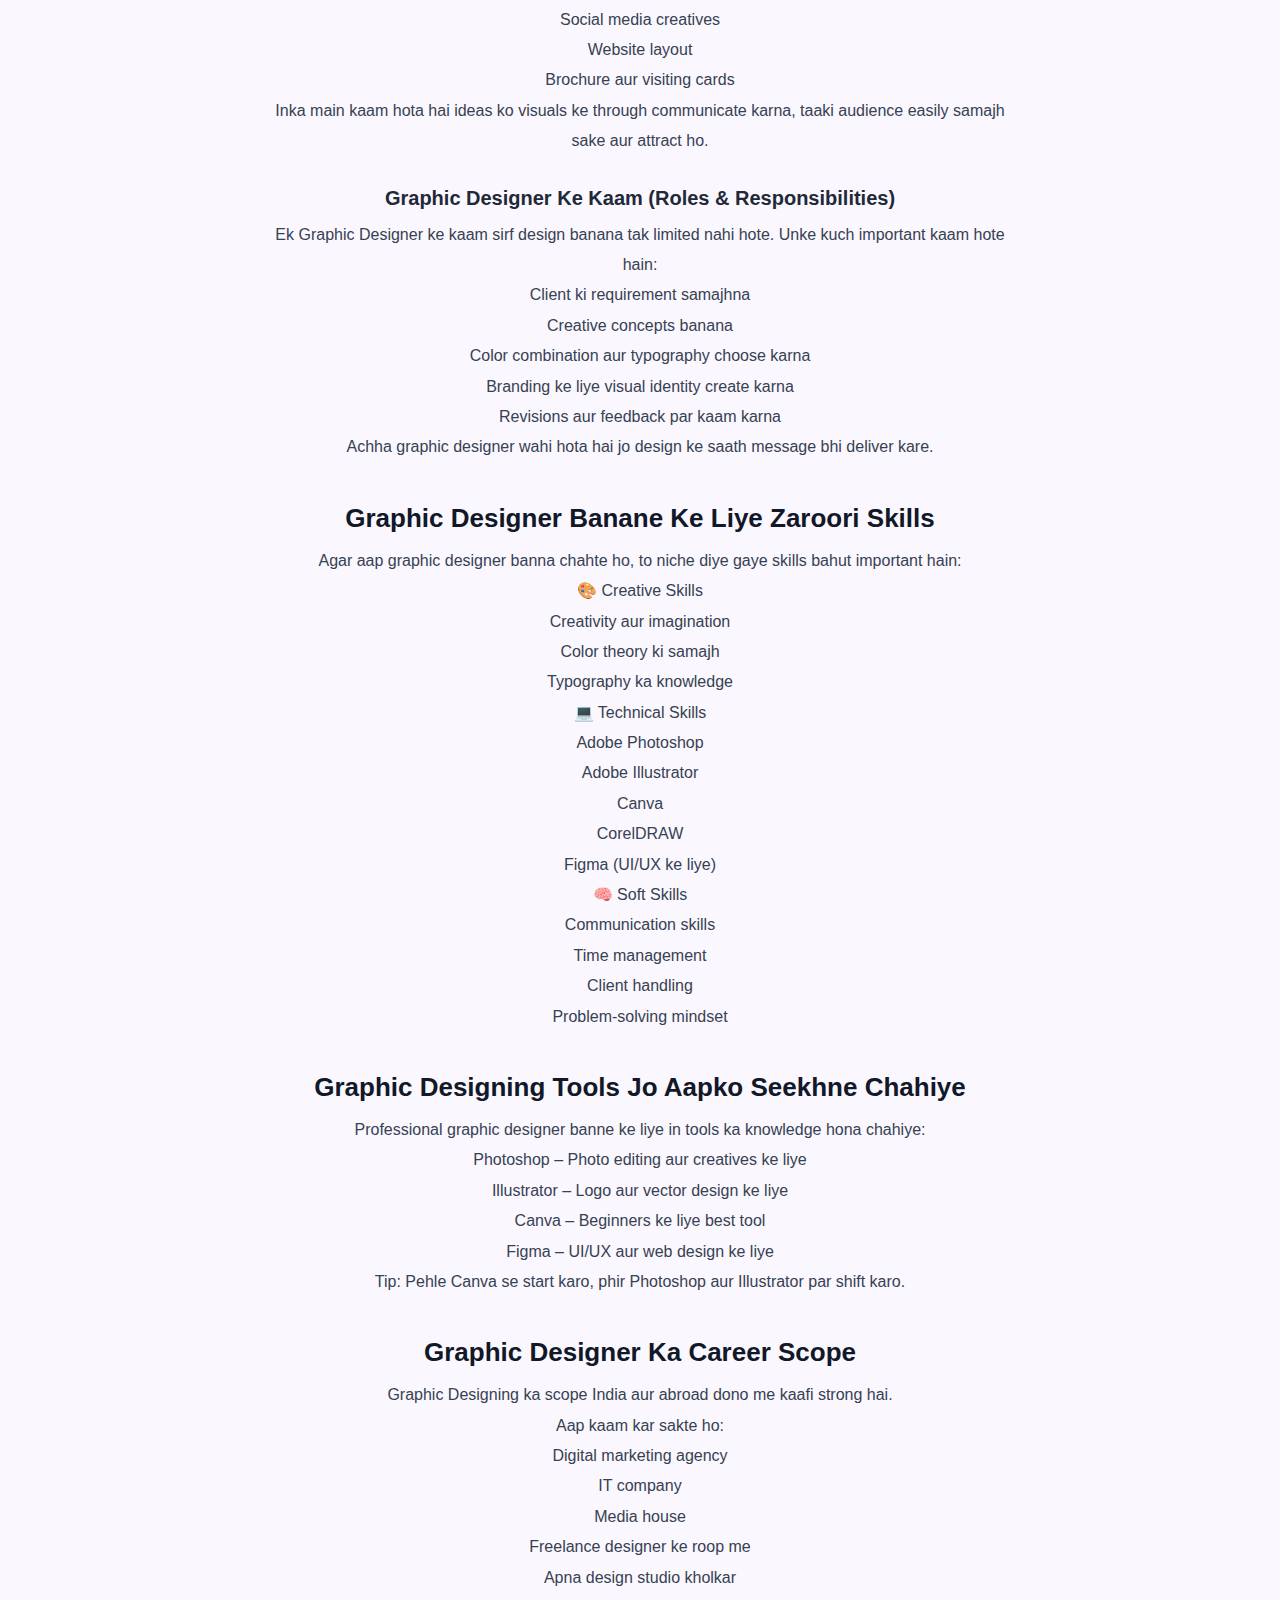
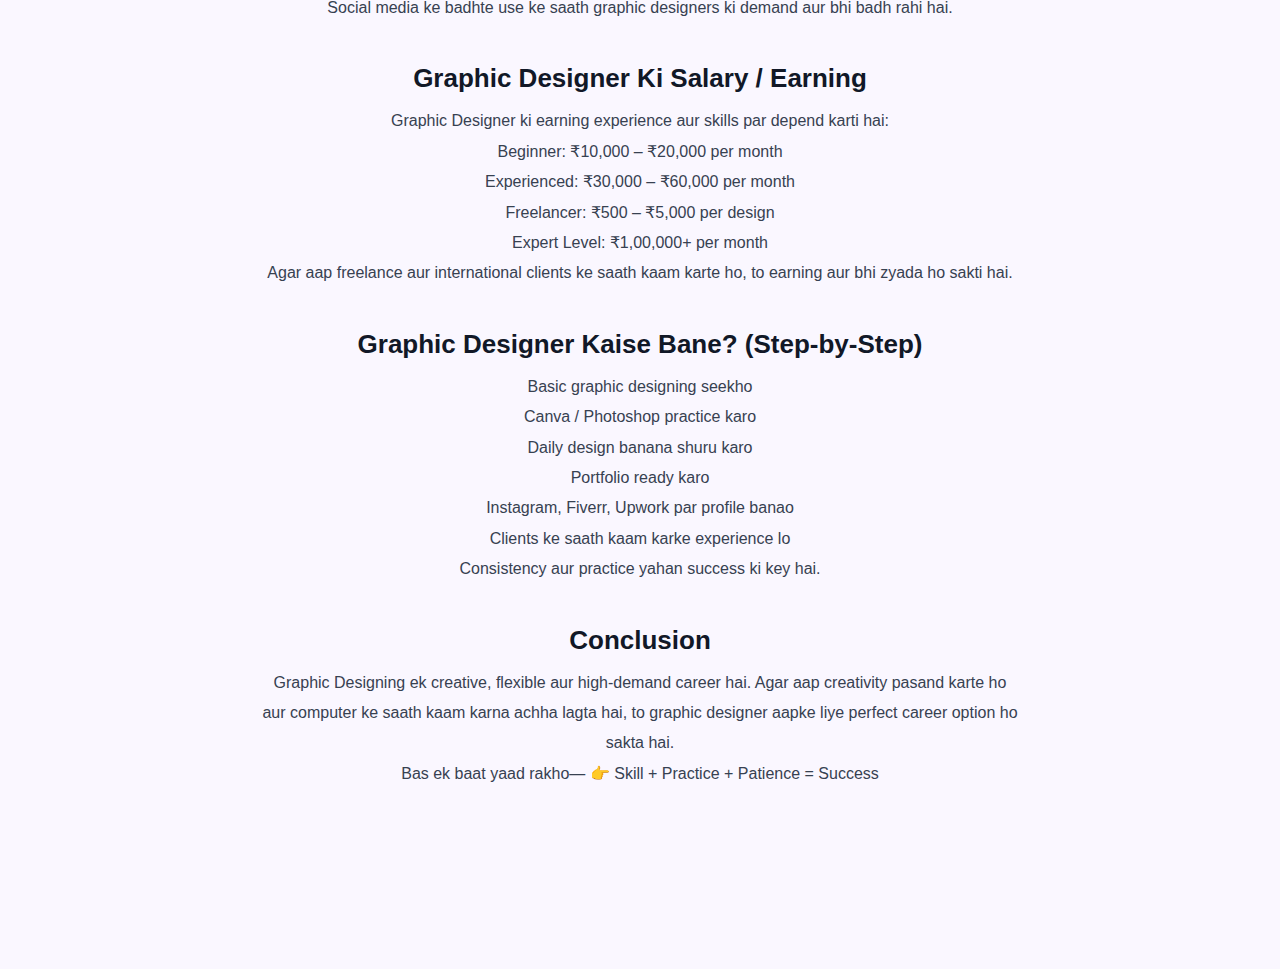
<file: blog-2.html>
<!DOCTYPE html>
<html lang="en">

<head>
    <meta charset="UTF-8">
    <meta name="viewport" content="width=device-width, initial-scale=1.0">
    <title>Blog Page</title>
    <Style>
        :root {
            --primary: #8b5cf6;
            --secondary: #f3e8ff;
            --dark: #0f172a;
            --text: #334155;
        }

        * {
            margin: 0;
            padding: 0;
            box-sizing: border-box;
            font-family: 'Poppins', sans-serif;
        }

        body {
            background: linear-gradient(120deg, #ddb4b4 60%, #f3e8ff 100%);
            color: var(--text);
            overflow-x: hidden;
        }

        /* ===== Navbar ===== */
        header {
            position: fixed;
            width: 100%;
            top: 0;
            background: #e7d6f8;
            backdrop-filter: blur(10px);
            z-index: 1000;
        }

        .nav {
            max-width: 1200px;
            margin: auto;
            display: flex;
            align-items: center;
            justify-content: space-between;
            padding: 18px 20px;
        }

        .logo {
            display: flex;
            align-items: center;
            gap: 10px;
            font-weight: 700;
            font-size: 22px;
            color: #111827;
        }

        .logo span {
            background: var(--primary);
            color: #fff;
            width: 36px;
            height: 36px;
            border-radius: 50%;
            display: flex;
            align-items: center;
            justify-content: center;
        }

        nav ul {
            list-style: none;
            display: flex;
            gap: 28px;
            align-items: center;
        }

        nav ul li {
            font-size: 15px;
            cursor: pointer;
            transition: color 0.3s;
        }

        nav ul li:hover {
            color: var(--primary);
        }

        .nav-btn {
            background: var(--primary);
            color: #fff;
            padding: 10px 22px;
            border-radius: 8px;
            font-size: 14px;
            transition: all 0.3s;
        }

        .nav-btn:hover {
            box-shadow: 0 10px 25px rgba(139, 92, 246, 0.35);
            transform: translateY(-2px);
            color: #fff;
        }

        /* Anchor styling */
        nav ul li a {
            text-decoration: none;
            color: #111827;
            transition: color .3s;
        }

        nav ul li a:hover {
            color: var(--primary);
        }

        /* Mobile toggle */
        .menu-toggle {
            display: none;
            flex-direction: column;
            gap: 5px;
            cursor: pointer;
        }

        .menu-toggle span {
            width: 26px;
            height: 3px;
            background: #111827;
            border-radius: 4px;
            transition: .3s;
        }

        /* Responsive navbar */
        @media (max-width:900px) {

            .menu-toggle {
                display: flex;
            }

            nav ul {
                position: absolute;
                top: 100%;
                left: 0;
                width: 100%;
                background: #ffffffee;
                backdrop-filter: blur(12px);
                flex-direction: column;
                gap: 22px;
                padding: 25px 0;
                transform: translateY(-120%);
                transition: transform .4s ease;
                box-shadow: 0 15px 40px rgba(0, 0, 0, .08);
            }

            nav ul.active {
                transform: translateY(0);
            }

            nav ul li a {
                font-size: 16px;
            }

            .nav-btn {
                display: inline-block;
            }
        }

        .projects-section {
            padding: 100px 20px;
            background: #faf7ff;
        }

        .projects-container {
            max-width: 1200px;
            margin: auto;
            text-align: center;
        }

        .projects-container h2 {
            font-size: 42px;
            font-weight: 700;
            margin-bottom: 15px;
        }

        .projects-desc {
            max-width: 700px;
            margin: 0 auto 60px;
            color: #6b7280;
            line-height: 1.7;
        }

        .projects-desc a {
            color: #8b5cf6;
            text-decoration: underline;
            font-weight: 500;
        }

        /* Grid */
        .projects-grid {
            display: grid;
            grid-template-columns: repeat(3, 1fr);
            gap: 40px;
        }

        .blog-img {
            width: 100%;
            max-width: 900px;
            /* control image width */
            margin: 40px auto;
            /* center horizontally */
            display: flex;
            justify-content: center;
            align-items: center;
        }

        .blog-img img {
            width: 100%;
            height: auto;
            /* no distortion */
            border-radius: 16px;
            /* smooth edges */
            object-fit: cover;
            /* perfect fit */
            box-shadow: 0 20px 40px rgba(0, 0, 0, .12);
        }

        .blog-content-area {
            max-width: 800px;
            margin: 0 auto 80px;
            padding: 0 20px;
        }

        .blog-content-area h1 {
            font-size: 36px;
            margin-bottom: 10px;
            color: #111827;
        }

        .blog-meta {
            font-size: 13px;
            color: #6b7280;
            margin-bottom: 30px;
        }

        .blog-content-area h2 {
            margin-top: 40px;
            margin-bottom: 12px;
            font-size: 26px;
            color: #111827;
        }

        .blog-content-area h3 {
            margin-top: 30px;
            margin-bottom: 10px;
            font-size: 20px;
            color: #1f2937;
        }

        .blog-content-area p {
            font-size: 16px;
            line-height: 1.9;
            color: #374151;
            margin-bottom: 18px;
        }


        /* Responsive */
        @media(max-width: 900px) {
            .projects-grid {
                grid-template-columns: 1fr;
            }
        }
    </Style>
</head>

<body>
    <header>
        <nav class="nav">

            <div class="logo">
                <span>S</span> Master Skills
            </div>

            <!-- Hamburger -->
            <div class="menu-toggle" id="menuToggle">
                <span></span>
                <span></span>
                <span></span>
            </div>

            <!-- Menu -->
            <ul id="navMenu">
                <li><a href="index.html#home">Home</a></li>
                <li><a href="index.html#about">About</a></li>
                <li><a href="index.html#notes">Process</a></li>
                <li><a href="index.html#portfolio">Portfolio</a></li>
                <li><a href="index.html#blog">Blog</a></li>
                <li><a href="index.html#services">Services</a></li>
                <li><a href="index.html#contact" class="nav-btn">Contact</a></li>
            </ul>

        </nav>
    </header>
    <section class="projects-section">
        <div class="projects-container">

            <h2>Recent Blog</h2>
            <p class="projects-desc">
                Below you can see some examples of my recent work.
                Check out my complete <a href="index.html">portfolio</a>.
                Have a project in mind? <a href="index.html#contact">Let’s make something great together!</a>
            </p>
            <br>
            <div class="blog-img">
                <img src="blog 2" alt="">
            </div>
            <div class="blog-content-area">

                <h1>Graphic Designer</h1>
                <p class="blog-meta">March 27, 2025 · S Master Skills</p>

                <p>
                    Graphic design sirf visuals nahi, balki ideas ko impact ke saath present karne ki kala hai.
                </p>

                <h2>Graphic Designer Kya Hota Hai? Ek Creative Career Ka Complete Guide</h2>
                <p>
                    Aaj ke digital zamane me Graphic Designer ek aisa profession ban chuka hai jo creativity aur
                    technology dono ko ek saath jodta hai. Chahe website ho, social media ho, poster ho ya brand ka
                    logo—har jagah graphic design ka role bahut important hota hai.
                    <br>
                    Is blog me hum detail me samjhenge:
                    <br>
                    Graphic Designer kya hota hai
                    <br>
                    Iska kaam kya hota hai
                    <br>
                    Skills kya chahiye
                    <br>
                    Career scope aur earning
                    <br>
                    Kaise shuru kare graphic designing
                </p>

                <h2>Graphic Designer Kya Hota Hai?</h2>
                <p>
                    Graphic Designer wo professional hota hai jo visual content create karta hai, jaise:
                    <br>
                    Logo
                    <br>
                    Banner
                    <br>
                    Poster
                    <br>
                    Social media creatives
                    <br>
                    Website layout
                    <br>
                    Brochure aur visiting cards
                    <br>
                    Inka main kaam hota hai ideas ko visuals ke through communicate karna, taaki audience easily samajh
                    sake aur attract ho.
                </p>

                <h3>Graphic Designer Ke Kaam (Roles & Responsibilities)</h3>
                <p>
                    Ek Graphic Designer ke kaam sirf design banana tak limited nahi hote. Unke kuch important kaam hote
                    hain:
                    <br>
                    Client ki requirement samajhna
                    <br>
                    Creative concepts banana
                    <br>
                    Color combination aur typography choose karna
                    <br>
                    Branding ke liye visual identity create karna
                    <br>
                    Revisions aur feedback par kaam karna
                    <br>
                    Achha graphic designer wahi hota hai jo design ke saath message bhi deliver kare.
                </p>

                <h2>Graphic Designer Banane Ke Liye Zaroori Skills</h2>
                <p>Agar aap graphic designer banna chahte ho, to niche diye gaye skills bahut important hain:
                    <br>
                    🎨 Creative Skills
                    <br>
                    Creativity aur imagination
                    <br>
                    Color theory ki samajh
                    <br>
                    Typography ka knowledge
                    <br>
                    💻 Technical Skills
                    <br>
                    Adobe Photoshop
                    <br>
                    Adobe Illustrator
                    <br>
                    Canva
                    <br>
                    CorelDRAW
                    <br>
                    Figma (UI/UX ke liye)
                    <br>
                    🧠 Soft Skills
                    <br>
                    Communication skills
                    <br>
                    Time management
                    <br>
                    Client handling
                    <br>
                    Problem-solving mindset
                </p>

                <h2>Graphic Designing Tools Jo Aapko Seekhne Chahiye</h2>
                <p>Professional graphic designer banne ke liye in tools ka knowledge hona chahiye:
                    <br>
                    Photoshop – Photo editing aur creatives ke liye
                    <br>
                    Illustrator – Logo aur vector design ke liye
                    <br>
                    Canva – Beginners ke liye best tool
                    <br>
                    Figma – UI/UX aur web design ke liye
                    <br>
                    Tip: Pehle Canva se start karo, phir Photoshop aur Illustrator par shift karo.
                </p>

                <h2>Graphic Designer Ka Career Scope</h2>
                <p>Graphic Designing ka scope India aur abroad dono me kaafi strong hai.
                    <br>
                    Aap kaam kar sakte ho:
                    <br>
                    Digital marketing agency
                    <br>
                    IT company
                    <br>
                    Media house
                    <br>
                    Freelance designer ke roop me
                    <br>
                    Apna design studio kholkar
                    <br>
                    Social media ke badhte use ke saath graphic designers ki demand aur bhi badh rahi hai.
                </p>

                <h2>Graphic Designer Ki Salary / Earning</h2>
                <p>Graphic Designer ki earning experience aur skills par depend karti hai:
                    <br>
                    Beginner: ₹10,000 – ₹20,000 per month
                    <br>
                    Experienced: ₹30,000 – ₹60,000 per month
                    <br>
                    Freelancer: ₹500 – ₹5,000 per design
                    <br>
                    Expert Level: ₹1,00,000+ per month
                    <br>
                    Agar aap freelance aur international clients ke saath kaam karte ho, to earning aur bhi zyada ho
                    sakti hai.
                </p>

                <h2>Graphic Designer Kaise Bane? (Step-by-Step)</h2>
                <p>Basic graphic designing seekho
                    <br>
                    Canva / Photoshop practice karo
                    <br>
                    Daily design banana shuru karo
                    <br>
                    Portfolio ready karo
                    <br>
                    Instagram, Fiverr, Upwork par profile banao
                    <br>
                    Clients ke saath kaam karke experience lo
                    <br>
                    Consistency aur practice yahan success ki key hai.
                </p>

                <h2>Conclusion</h2>
                <p>Graphic Designing ek creative, flexible aur high-demand career hai. Agar aap creativity pasand karte
                    ho aur computer ke saath kaam karna achha lagta hai, to graphic designer aapke liye perfect career
                    option ho sakta hai.
<br>
                    Bas ek baat yaad rakho—
                    👉 Skill + Practice + Patience = Success
                </p>
            </div>
        </div>
    </section>
</body>

</html>
</file>
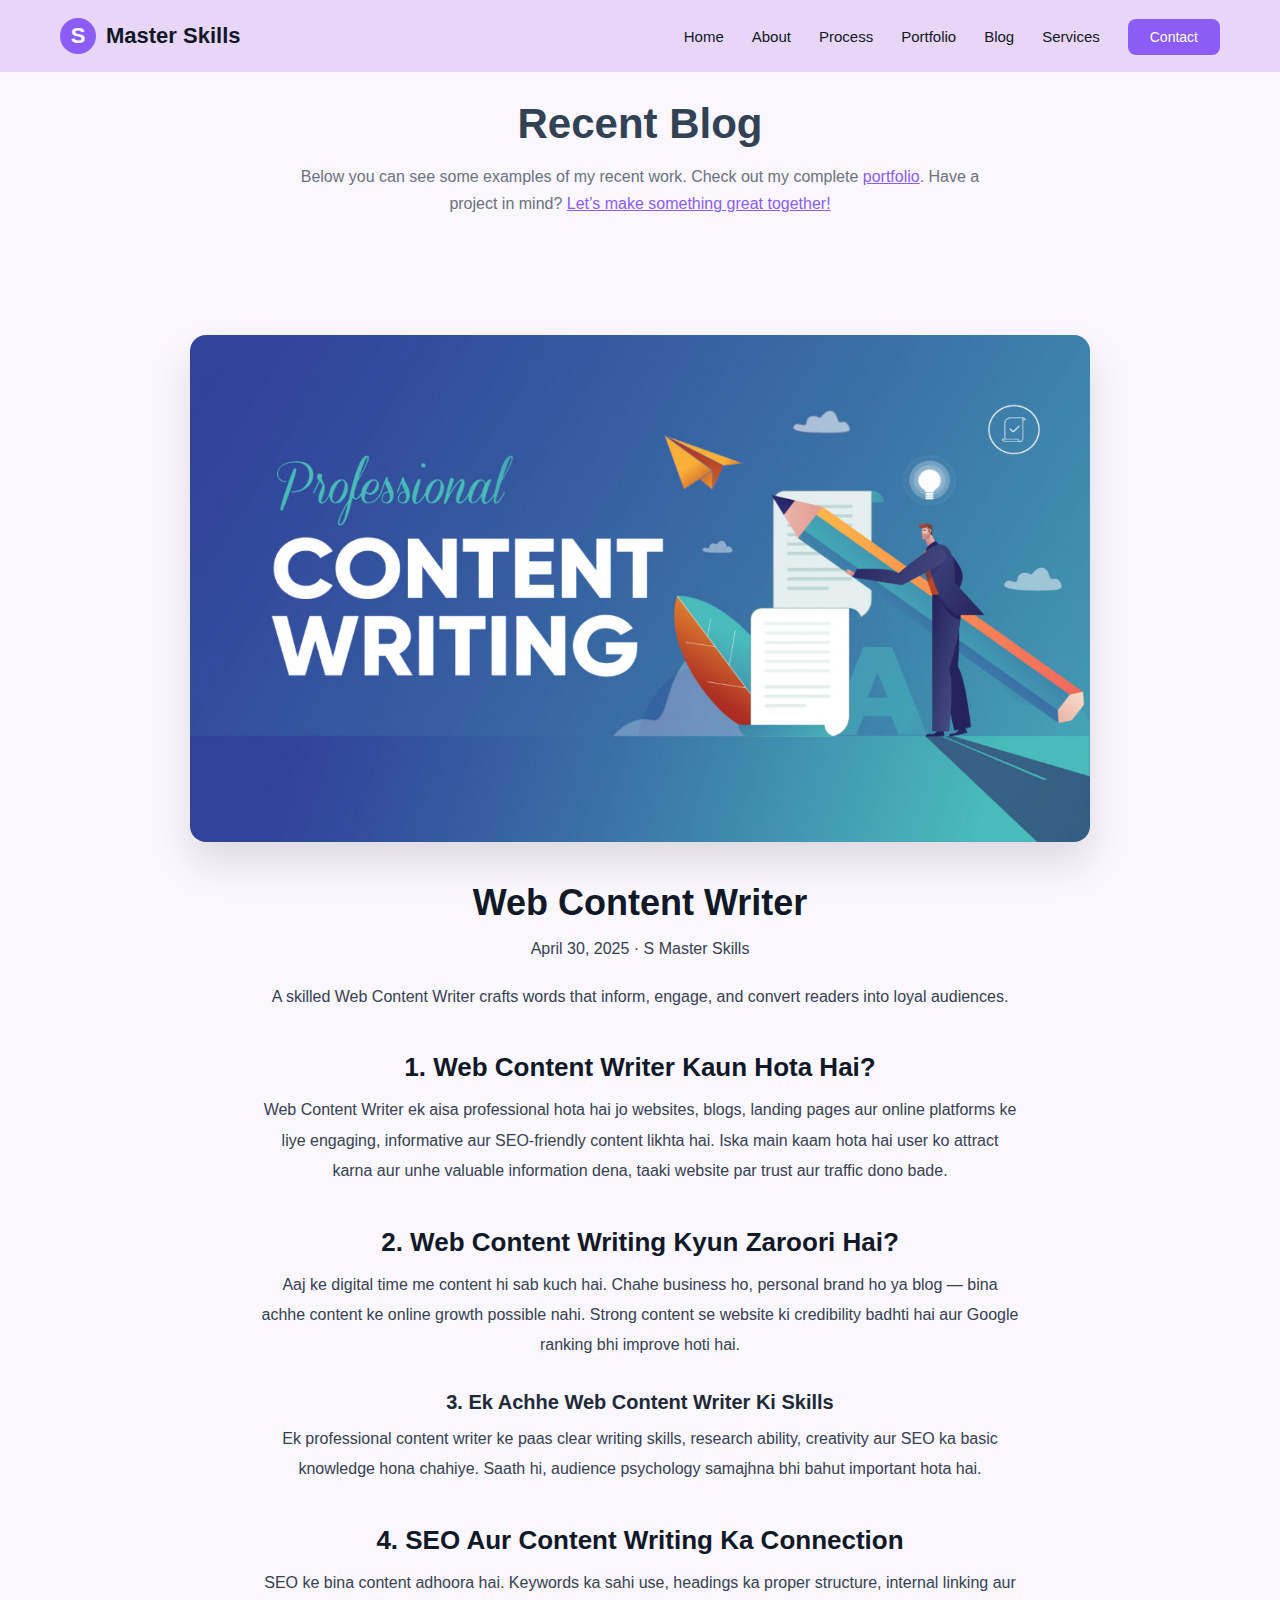
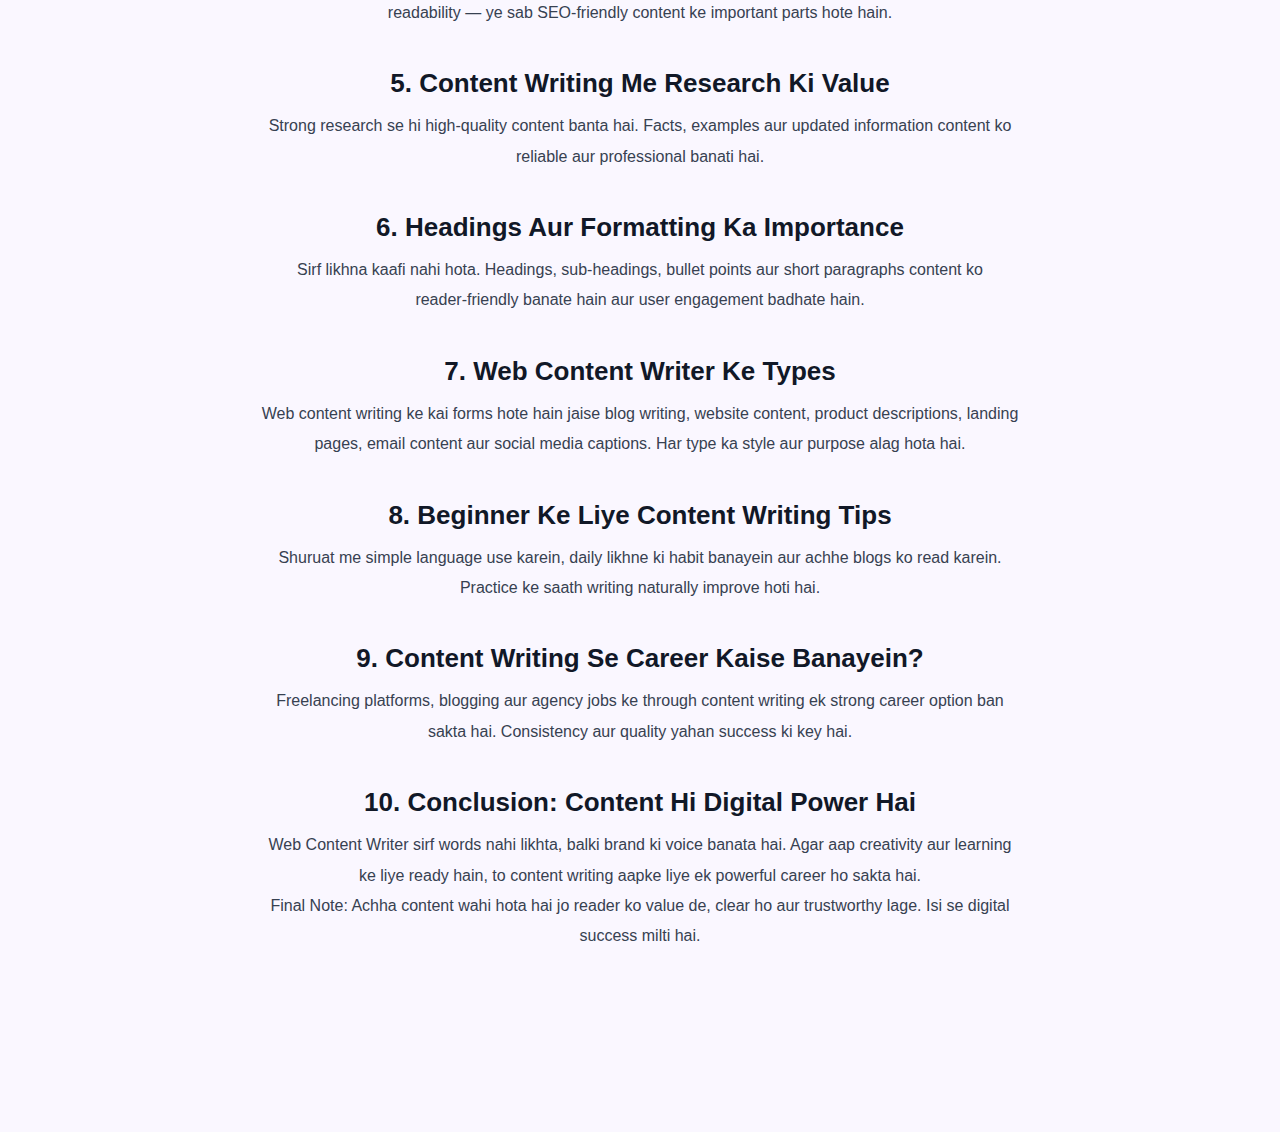
<file: blog-3.html>
<!DOCTYPE html>
<html lang="en">

<head>
    <meta charset="UTF-8">
    <meta name="viewport" content="width=device-width, initial-scale=1.0">
    <title>Blog Page</title>
    <Style>
        :root {
            --primary: #8b5cf6;
            --secondary: #f3e8ff;
            --dark: #0f172a;
            --text: #334155;
        }

        * {
            margin: 0;
            padding: 0;
            box-sizing: border-box;
            font-family: 'Poppins', sans-serif;
        }

        body {
            background: linear-gradient(120deg, #ddb4b4 60%, #f3e8ff 100%);
            color: var(--text);
            overflow-x: hidden;
        }

        /* ===== Navbar ===== */
        header {
            position: fixed;
            width: 100%;
            top: 0;
            background: #e7d6f8;
            backdrop-filter: blur(10px);
            z-index: 1000;
        }

        .nav {
            max-width: 1200px;
            margin: auto;
            display: flex;
            align-items: center;
            justify-content: space-between;
            padding: 18px 20px;
        }

        .logo {
            display: flex;
            align-items: center;
            gap: 10px;
            font-weight: 700;
            font-size: 22px;
            color: #111827;
        }

        .logo span {
            background: var(--primary);
            color: #fff;
            width: 36px;
            height: 36px;
            border-radius: 50%;
            display: flex;
            align-items: center;
            justify-content: center;
        }

        nav ul {
            list-style: none;
            display: flex;
            gap: 28px;
            align-items: center;
        }

        nav ul li {
            font-size: 15px;
            cursor: pointer;
            transition: color 0.3s;
        }

        nav ul li:hover {
            color: var(--primary);
        }

        .nav-btn {
            background: var(--primary);
            color: #fff;
            padding: 10px 22px;
            border-radius: 8px;
            font-size: 14px;
            transition: all 0.3s;
        }

        .nav-btn:hover {
            box-shadow: 0 10px 25px rgba(139, 92, 246, 0.35);
            transform: translateY(-2px);
            color: #fff;
        }

        /* Anchor styling */
        nav ul li a {
            text-decoration: none;
            color: #111827;
            transition: color .3s;
        }

        nav ul li a:hover {
            color: var(--primary);
        }

        /* Mobile toggle */
        .menu-toggle {
            display: none;
            flex-direction: column;
            gap: 5px;
            cursor: pointer;
        }

        .menu-toggle span {
            width: 26px;
            height: 3px;
            background: #111827;
            border-radius: 4px;
            transition: .3s;
        }

        /* Responsive navbar */
        @media (max-width:900px) {

            .menu-toggle {
                display: flex;
            }

            nav ul {
                position: absolute;
                top: 100%;
                left: 0;
                width: 100%;
                background: #ffffffee;
                backdrop-filter: blur(12px);
                flex-direction: column;
                gap: 22px;
                padding: 25px 0;
                transform: translateY(-120%);
                transition: transform .4s ease;
                box-shadow: 0 15px 40px rgba(0, 0, 0, .08);
            }

            nav ul.active {
                transform: translateY(0);
            }

            nav ul li a {
                font-size: 16px;
            }

            .nav-btn {
                display: inline-block;
            }
        }

        .projects-section {
            padding: 100px 20px;
            background: #faf7ff;
        }

        .projects-container {
            max-width: 1200px;
            margin: auto;
            text-align: center;
        }

        .projects-container h2 {
            font-size: 42px;
            font-weight: 700;
            margin-bottom: 15px;
        }

        .projects-desc {
            max-width: 700px;
            margin: 0 auto 60px;
            color: #6b7280;
            line-height: 1.7;
        }

        .projects-desc a {
            color: #8b5cf6;
            text-decoration: underline;
            font-weight: 500;
        }

        /* Grid */
        .projects-grid {
            display: grid;
            grid-template-columns: repeat(3, 1fr);
            gap: 40px;
        }

        .blog-img {
            width: 100%;
            max-width: 900px;
            /* control image width */
            margin: 40px auto;
            /* center horizontally */
            display: flex;
            justify-content: center;
            align-items: center;
        }

        .blog-img img {
            width: 100%;
            height: auto;
            /* no distortion */
            border-radius: 16px;
            /* smooth edges */
            object-fit: cover;
            /* perfect fit */
            box-shadow: 0 20px 40px rgba(0, 0, 0, .12);
        }

        .blog-content-area {
            max-width: 800px;
            margin: 0 auto 80px;
            padding: 0 20px;
        }

        .blog-content-area h1 {
            font-size: 36px;
            margin-bottom: 10px;
            color: #111827;
        }

        .blog-meta {
            font-size: 13px;
            color: #6b7280;
            margin-bottom: 30px;
        }

        .blog-content-area h2 {
            margin-top: 40px;
            margin-bottom: 12px;
            font-size: 26px;
            color: #111827;
        }

        .blog-content-area h3 {
            margin-top: 30px;
            margin-bottom: 10px;
            font-size: 20px;
            color: #1f2937;
        }

        .blog-content-area p {
            font-size: 16px;
            line-height: 1.9;
            color: #374151;
            margin-bottom: 18px;
        }


        /* Responsive */
        @media(max-width: 900px) {
            .projects-grid {
                grid-template-columns: 1fr;
            }
        }
    </Style>
</head>

<body>
    <header>
        <nav class="nav">

            <div class="logo">
                <span>S</span> Master Skills
            </div>

            <!-- Hamburger -->
            <div class="menu-toggle" id="menuToggle">
                <span></span>
                <span></span>
                <span></span>
            </div>

            <!-- Menu -->
            <ul id="navMenu">
                <li><a href="index.html#home">Home</a></li>
                <li><a href="index.html#about">About</a></li>
                <li><a href="index.html#notes">Process</a></li>
                <li><a href="index.html#portfolio">Portfolio</a></li>
                <li><a href="index.html#blog">Blog</a></li>
                <li><a href="index.html#services">Services</a></li>
                <li><a href="index.html#contact" class="nav-btn">Contact</a></li>
            </ul>

        </nav>
    </header>
    <section class="projects-section">
        <div class="projects-container">

            <h2>Recent Blog</h2>
            <p class="projects-desc">
                Below you can see some examples of my recent work.
                Check out my complete <a href="index.html">portfolio</a>.
                Have a project in mind? <a href="index.html#contact">Let’s make something great together!</a>
            </p>
            <br>
            <div class="blog-img">
                <img src="blog 3.png" alt="">
            </div>
            <div class="blog-content-area">

                <h1>Web Content Writer</h1>
                <p class="blog-meta">April 30, 2025 · S Master Skills</p>

                <p>
                    A skilled Web Content Writer crafts words that inform, engage, and convert readers into loyal
                    audiences.
                </p>

                <h2>1. Web Content Writer Kaun Hota Hai?</h2>
                <p>
                    Web Content Writer ek aisa professional hota hai jo websites, blogs, landing pages aur online
                    platforms ke liye engaging, informative aur SEO‑friendly content likhta hai. Iska main kaam hota hai
                    user ko attract karna aur unhe valuable information dena, taaki website par trust aur traffic dono
                    bade.
                </p>

                <h2>2. Web Content Writing Kyun Zaroori Hai?</h2>
                <p>
                    Aaj ke digital time me content hi sab kuch hai. Chahe business ho, personal brand ho ya blog — bina
                    achhe content ke online growth possible nahi. Strong content se website ki credibility badhti hai
                    aur Google ranking bhi improve hoti hai.
                </p>

                <h3>3. Ek Achhe Web Content Writer Ki Skills</h3>
                <p>
                    Ek professional content writer ke paas clear writing skills, research ability, creativity aur SEO ka
                    basic knowledge hona chahiye. Saath hi, audience psychology samajhna bhi bahut important hota hai.
                </p>

                <h2>4. SEO Aur Content Writing Ka Connection</h2>
                <p>SEO ke bina content adhoora hai. Keywords ka sahi use, headings ka proper structure, internal linking
                    aur readability — ye sab SEO‑friendly content ke important parts hote hain.
                </p>

                <h2>5. Content Writing Me Research Ki Value</h2>
                <p>Strong research se hi high‑quality content banta hai. Facts, examples aur updated information content
                    ko reliable aur professional banati hai.
                </p>

                <h2>6. Headings Aur Formatting Ka Importance</h2>
                <p>Sirf likhna kaafi nahi hota. Headings, sub‑headings, bullet points aur short paragraphs content ko
                    reader‑friendly banate hain aur user engagement badhate hain.
                </p>

                <h2>7. Web Content Writer Ke Types</h2>
                <p>Web content writing ke kai forms hote hain jaise blog writing, website content, product descriptions,
                    landing pages, email content aur social media captions. Har type ka style aur purpose alag hota hai.
                </p>

                <h2>8. Beginner Ke Liye Content Writing Tips</h2>
                <p>Shuruat me simple language use karein, daily likhne ki habit banayein aur achhe blogs ko read karein.
                    Practice ke saath writing naturally improve hoti hai.
                </p>

                <h2>9. Content Writing Se Career Kaise Banayein?</h2>
                <p>Freelancing platforms, blogging aur agency jobs ke through content writing ek strong career option
                    ban sakta hai. Consistency aur quality yahan success ki key hai.
                </p>

                <h2>10. Conclusion: Content Hi Digital Power Hai</h2>
                <p>Web Content Writer sirf words nahi likhta, balki brand ki voice banata hai. Agar aap creativity aur
                    learning ke liye ready hain, to content writing aapke liye ek powerful career ho sakta hai.
                    <br>
                    Final Note: Achha content wahi hota hai jo reader ko value de, clear ho aur trustworthy lage. Isi se
                    digital success milti hai.
                </p>
            </div>
        </div>
    </section>
</body>

</html>
</file>
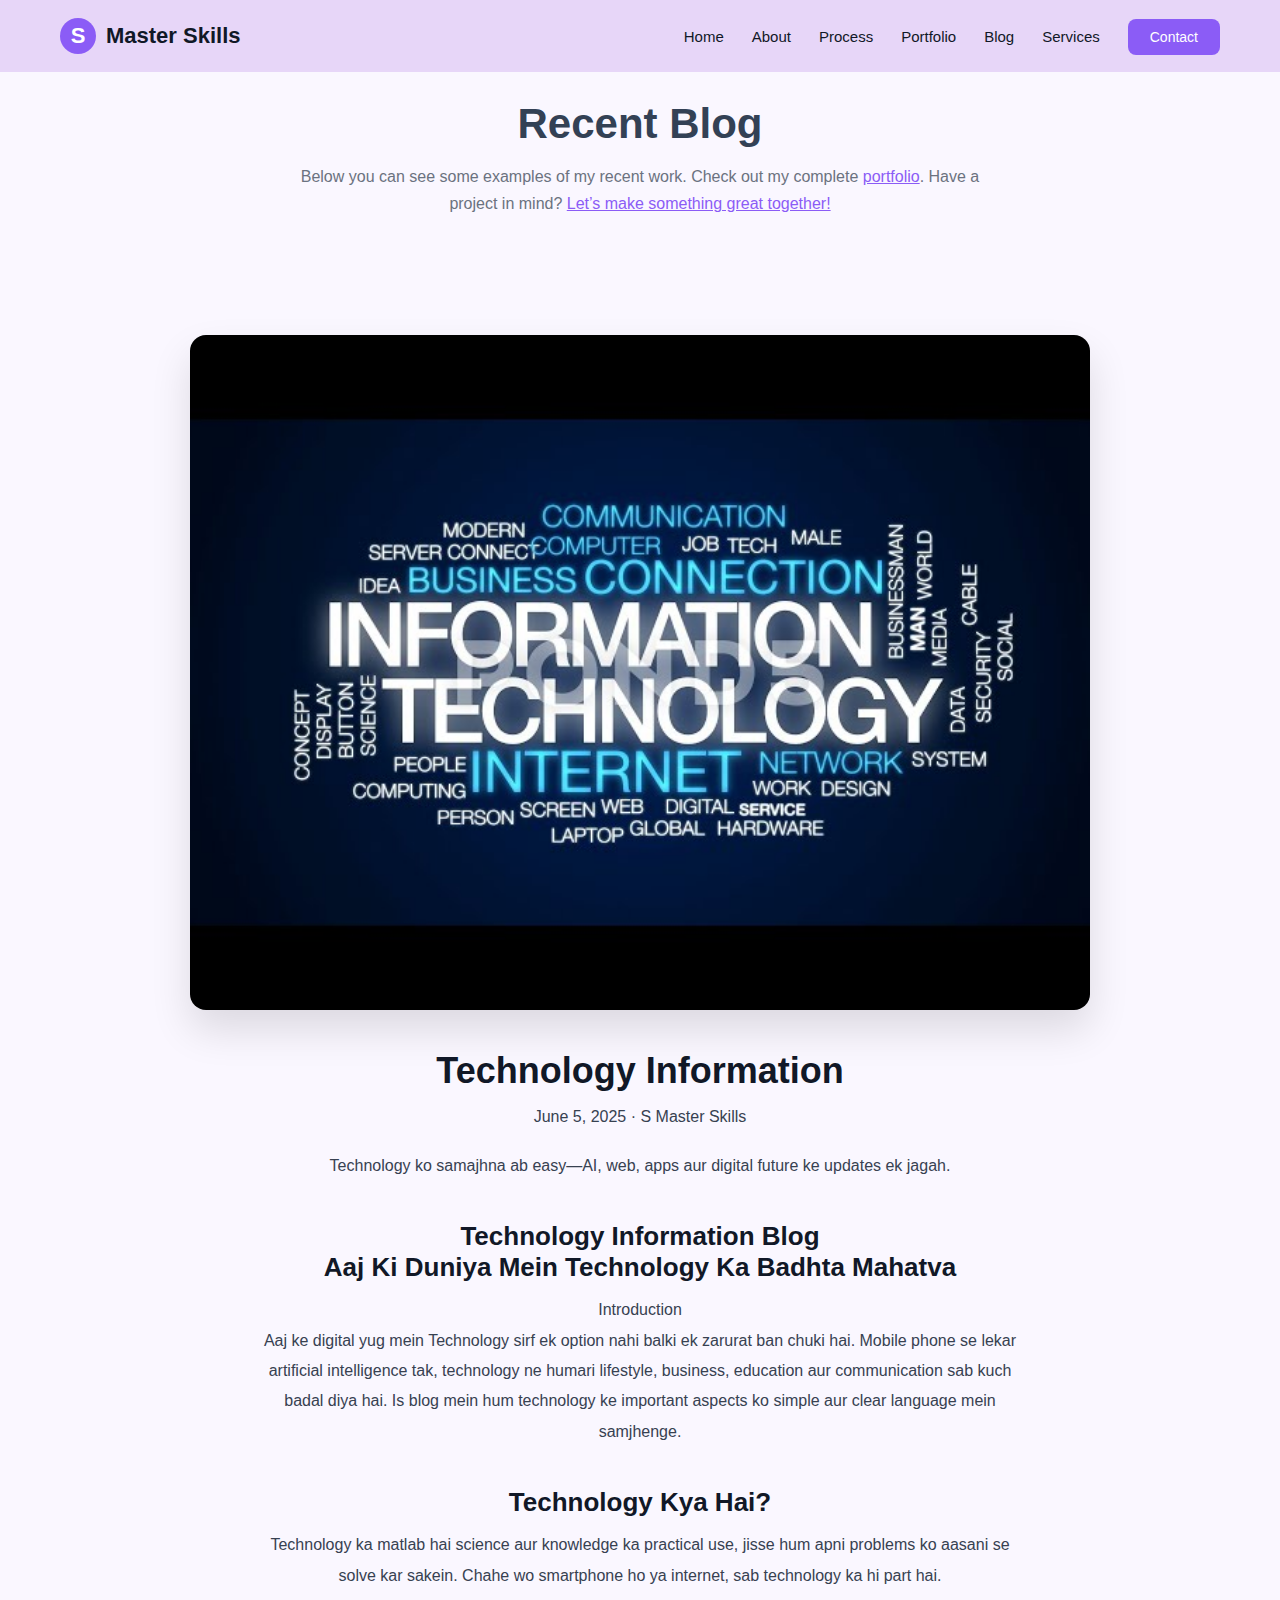
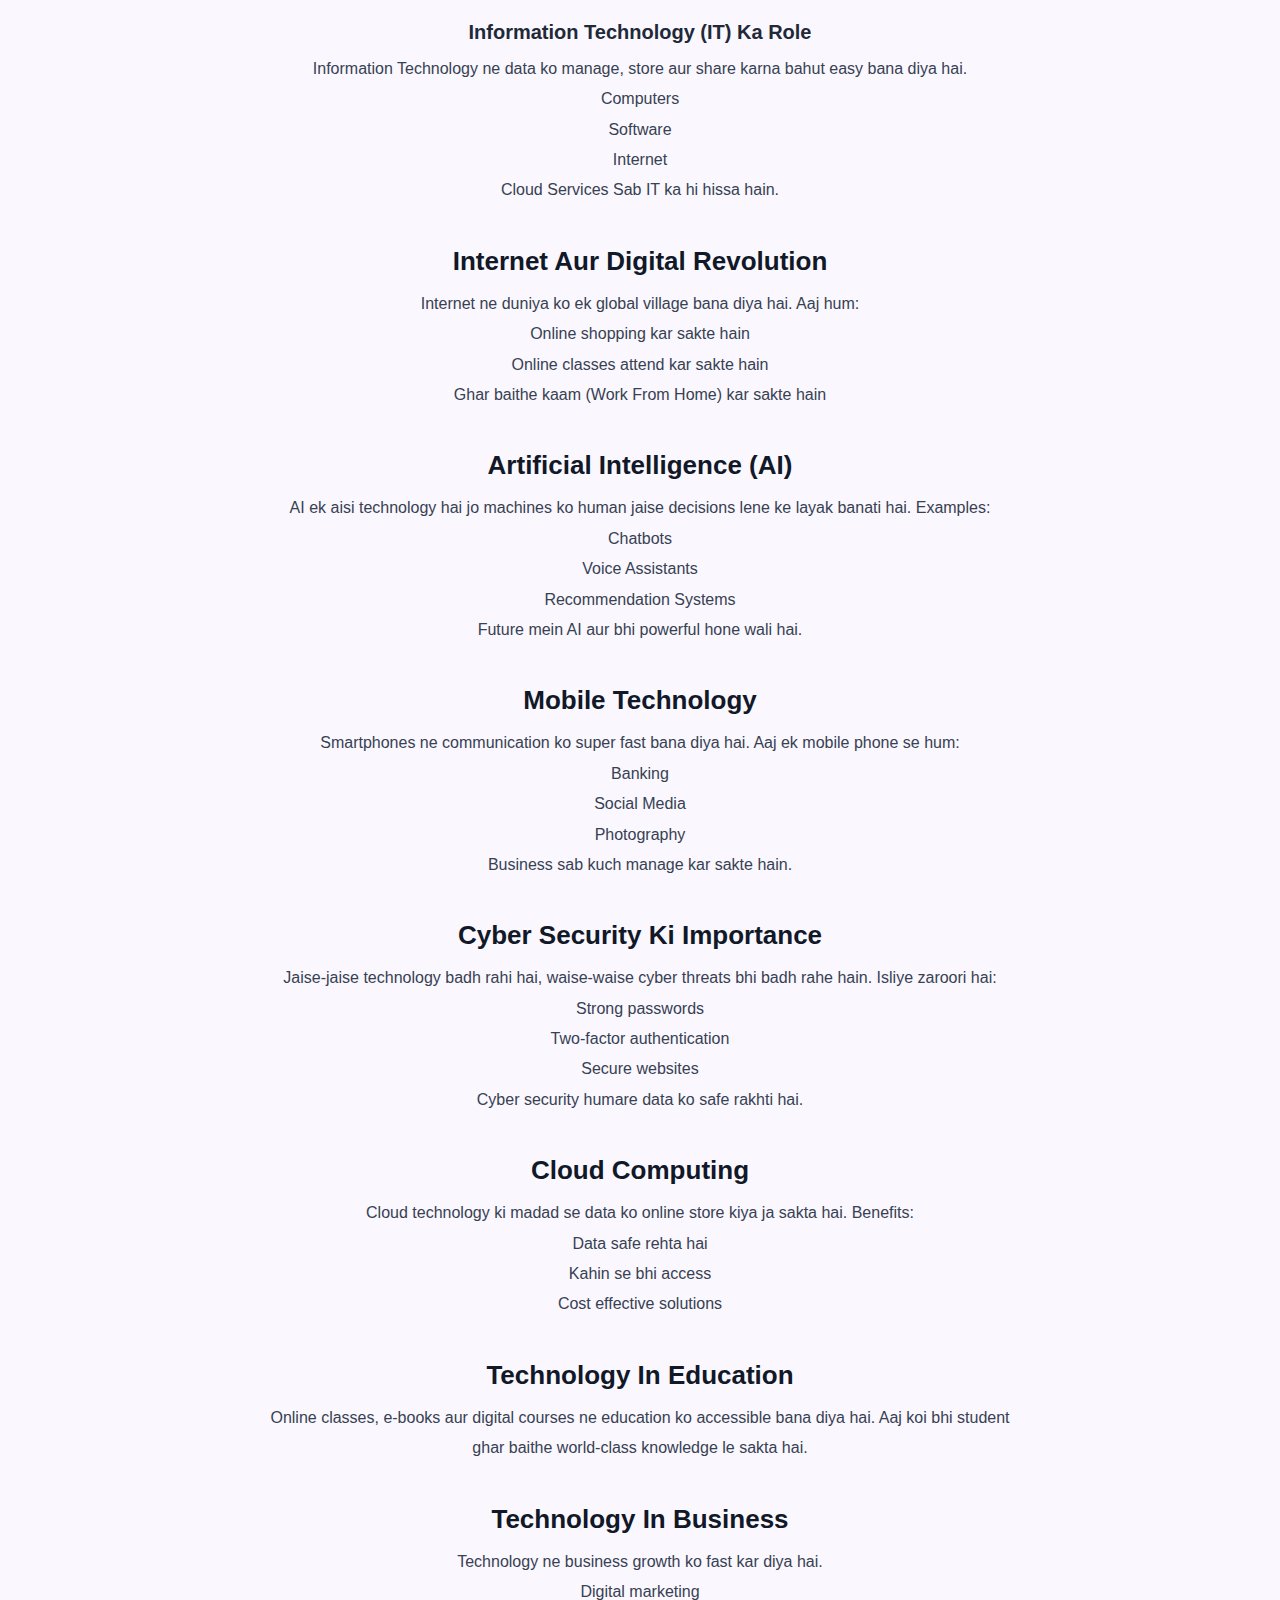
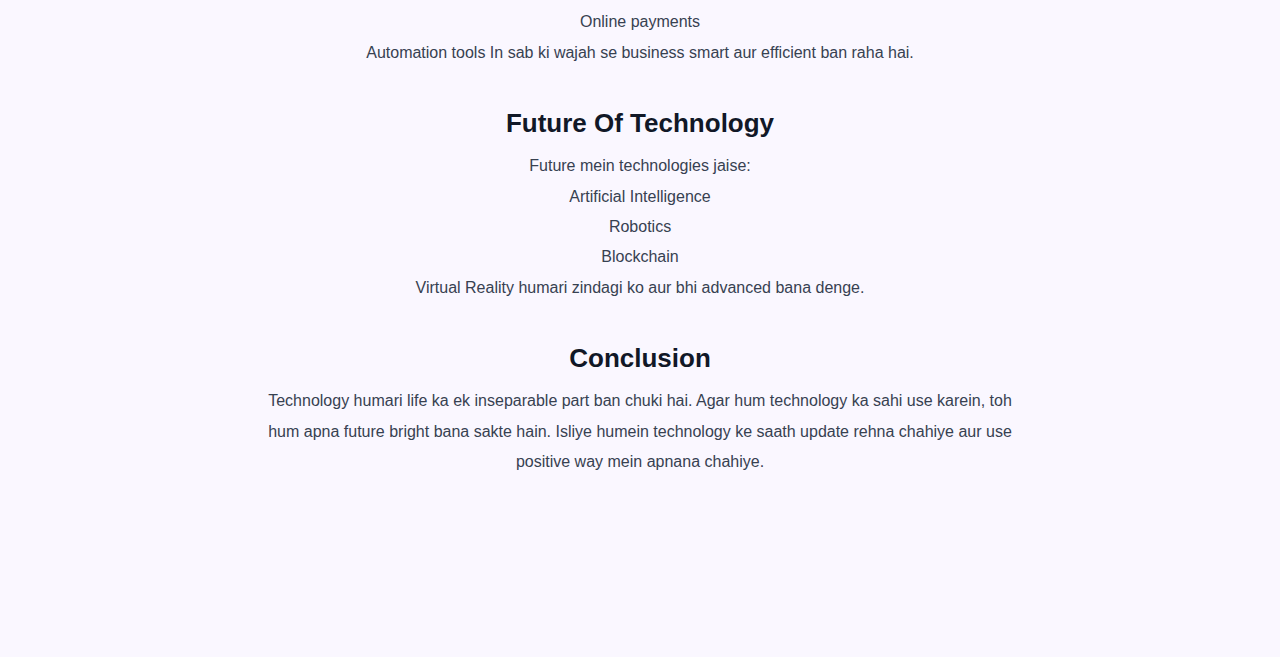
<file: blog-4.html>
<!DOCTYPE html>
<html lang="en">

<head>
    <meta charset="UTF-8">
    <meta name="viewport" content="width=device-width, initial-scale=1.0">
    <title>Blog Page</title>
    <Style>
        :root {
            --primary: #8b5cf6;
            --secondary: #f3e8ff;
            --dark: #0f172a;
            --text: #334155;
        }

        * {
            margin: 0;
            padding: 0;
            box-sizing: border-box;
            font-family: 'Poppins', sans-serif;
        }

        body {
            background: linear-gradient(120deg, #ddb4b4 60%, #f3e8ff 100%);
            color: var(--text);
            overflow-x: hidden;
        }

        /* ===== Navbar ===== */
        header {
            position: fixed;
            width: 100%;
            top: 0;
            background: #e7d6f8;
            backdrop-filter: blur(10px);
            z-index: 1000;
        }

        .nav {
            max-width: 1200px;
            margin: auto;
            display: flex;
            align-items: center;
            justify-content: space-between;
            padding: 18px 20px;
        }

        .logo {
            display: flex;
            align-items: center;
            gap: 10px;
            font-weight: 700;
            font-size: 22px;
            color: #111827;
        }

        .logo span {
            background: var(--primary);
            color: #fff;
            width: 36px;
            height: 36px;
            border-radius: 50%;
            display: flex;
            align-items: center;
            justify-content: center;
        }

        nav ul {
            list-style: none;
            display: flex;
            gap: 28px;
            align-items: center;
        }

        nav ul li {
            font-size: 15px;
            cursor: pointer;
            transition: color 0.3s;
        }

        nav ul li:hover {
            color: var(--primary);
        }

        .nav-btn {
            background: var(--primary);
            color: #fff;
            padding: 10px 22px;
            border-radius: 8px;
            font-size: 14px;
            transition: all 0.3s;
        }

        .nav-btn:hover {
            box-shadow: 0 10px 25px rgba(139, 92, 246, 0.35);
            transform: translateY(-2px);
            color: #fff;
        }

        /* Anchor styling */
        nav ul li a {
            text-decoration: none;
            color: #111827;
            transition: color .3s;
        }

        nav ul li a:hover {
            color: var(--primary);
        }

        /* Mobile toggle */
        .menu-toggle {
            display: none;
            flex-direction: column;
            gap: 5px;
            cursor: pointer;
        }

        .menu-toggle span {
            width: 26px;
            height: 3px;
            background: #111827;
            border-radius: 4px;
            transition: .3s;
        }

        /* Responsive navbar */
        @media (max-width:900px) {

            .menu-toggle {
                display: flex;
            }

            nav ul {
                position: absolute;
                top: 100%;
                left: 0;
                width: 100%;
                background: #ffffffee;
                backdrop-filter: blur(12px);
                flex-direction: column;
                gap: 22px;
                padding: 25px 0;
                transform: translateY(-120%);
                transition: transform .4s ease;
                box-shadow: 0 15px 40px rgba(0, 0, 0, .08);
            }

            nav ul.active {
                transform: translateY(0);
            }

            nav ul li a {
                font-size: 16px;
            }

            .nav-btn {
                display: inline-block;
            }
        }

        .projects-section {
            padding: 100px 20px;
            background: #faf7ff;
        }

        .projects-container {
            max-width: 1200px;
            margin: auto;
            text-align: center;
        }

        .projects-container h2 {
            font-size: 42px;
            font-weight: 700;
            margin-bottom: 15px;
        }

        .projects-desc {
            max-width: 700px;
            margin: 0 auto 60px;
            color: #6b7280;
            line-height: 1.7;
        }

        .projects-desc a {
            color: #8b5cf6;
            text-decoration: underline;
            font-weight: 500;
        }

        /* Grid */
        .projects-grid {
            display: grid;
            grid-template-columns: repeat(3, 1fr);
            gap: 40px;
        }

        .blog-img {
            width: 100%;
            max-width: 900px;
            /* control image width */
            margin: 40px auto;
            /* center horizontally */
            display: flex;
            justify-content: center;
            align-items: center;
        }

        .blog-img img {
            width: 100%;
            height: auto;
            /* no distortion */
            border-radius: 16px;
            /* smooth edges */
            object-fit: cover;
            /* perfect fit */
            box-shadow: 0 20px 40px rgba(0, 0, 0, .12);
        }

        .blog-content-area {
            max-width: 800px;
            margin: 0 auto 80px;
            padding: 0 20px;
        }

        .blog-content-area h1 {
            font-size: 36px;
            margin-bottom: 10px;
            color: #111827;
        }

        .blog-meta {
            font-size: 13px;
            color: #6b7280;
            margin-bottom: 30px;
        }

        .blog-content-area h2 {
            margin-top: 40px;
            margin-bottom: 12px;
            font-size: 26px;
            color: #111827;
        }

        .blog-content-area h3 {
            margin-top: 30px;
            margin-bottom: 10px;
            font-size: 20px;
            color: #1f2937;
        }

        .blog-content-area p {
            font-size: 16px;
            line-height: 1.9;
            color: #374151;
            margin-bottom: 18px;
        }


        /* Responsive */
        @media(max-width: 900px) {
            .projects-grid {
                grid-template-columns: 1fr;
            }
        }
    </Style>
</head>

<body>
    <header>
        <nav class="nav">

            <div class="logo">
                <span>S</span> Master Skills
            </div>

            <!-- Hamburger -->
            <div class="menu-toggle" id="menuToggle">
                <span></span>
                <span></span>
                <span></span>
            </div>

            <!-- Menu -->
            <ul id="navMenu">
                <li><a href="index.html#home">Home</a></li>
                <li><a href="index.html#about">About</a></li>
                <li><a href="index.html#notes">Process</a></li>
                <li><a href="index.html#portfolio">Portfolio</a></li>
                <li><a href="index.html#blog">Blog</a></li>
                <li><a href="index.html#services">Services</a></li>
                <li><a href="index.html#contact" class="nav-btn">Contact</a></li>
            </ul>

        </nav>
    </header>
    <section class="projects-section">
        <div class="projects-container">

            <h2>Recent Blog</h2>
            <p class="projects-desc">
                Below you can see some examples of my recent work.
                Check out my complete <a href="index.html">portfolio</a>.
                Have a project in mind? <a href="index.html#contact">Let’s make something great together!</a>
            </p>
            <br>
            <div class="blog-img">
                <img src="blog 4.jpg" alt="">
            </div>
            <div class="blog-content-area">

                <h1>Technology Information</h1>
                <p class="blog-meta">June 5, 2025 · S Master Skills</p>

                <p>
                    Technology ko samajhna ab easy—AI, web, apps aur digital future ke updates ek jagah.
                </p>

                <h2>Technology Information Blog
                    <br>
                    Aaj Ki Duniya Mein Technology Ka Badhta Mahatva
                </h2>
                <p>
                    Introduction
                    <br>
                    Aaj ke digital yug mein Technology sirf ek option nahi balki ek zarurat ban chuki hai. Mobile phone
                    se lekar artificial intelligence tak, technology ne humari lifestyle, business, education aur
                    communication sab kuch badal diya hai. Is blog mein hum technology ke important aspects ko simple
                    aur clear language mein samjhenge.
                </p>

                <h2>Technology Kya Hai?</h2>
                <p>
                    Technology ka matlab hai science aur knowledge ka practical use, jisse hum apni problems ko aasani
                    se solve kar sakein. Chahe wo smartphone ho ya internet, sab technology ka hi part hai.
                </p>

                <h3>Information Technology (IT) Ka Role</h3>
                <p>
                    Information Technology ne data ko manage, store aur share karna bahut easy bana diya hai.
                    <br>
                    Computers
                    <br>
                    Software
                    <br>
                    Internet
                    <br>
                    Cloud Services
                    Sab IT ka hi hissa hain.
                </p>

                <h2>Internet Aur Digital Revolution</h2>
                <p>Internet ne duniya ko ek global village bana diya hai.
                    Aaj hum:
                    <br>
                    Online shopping kar sakte hain
                    <br>
                    Online classes attend kar sakte hain
                    <br>
                    Ghar baithe kaam (Work From Home) kar sakte hain
                </p>

                <h2>Artificial Intelligence (AI)</h2>
                <p>AI ek aisi technology hai jo machines ko human jaise decisions lene ke layak banati hai.
                    Examples:
                    <br>
                    Chatbots
                    <br>
                    Voice Assistants
                    <br>
                    Recommendation Systems
                    <br>
                    Future mein AI aur bhi powerful hone wali hai.
                </p>

                <h2>Mobile Technology</h2>
                <p>Smartphones ne communication ko super fast bana diya hai.
                    Aaj ek mobile phone se hum:
                    <br>
                    Banking
                    <br>
                    Social Media
                    <br>
                    Photography
                    <br>
                    Business
                    sab kuch manage kar sakte hain.
                </p>

                <h2>Cyber Security Ki Importance</h2>
                <p>Jaise-jaise technology badh rahi hai, waise-waise cyber threats bhi badh rahe hain.
                    Isliye zaroori hai:
                    <br>
                    Strong passwords
                    <br>
                    Two-factor authentication
                    <br>
                    Secure websites
                    <br>
                    Cyber security humare data ko safe rakhti hai.
                </p>

                <h2>Cloud Computing</h2>
                <p>Cloud technology ki madad se data ko online store kiya ja sakta hai.
                    Benefits:
                    <br>
                    Data safe rehta hai
                    <br>
                    Kahin se bhi access
                    <br>
                    Cost effective solutions
                </p>

                <h2>Technology In Education</h2>
                <p>Online classes, e-books aur digital courses ne education ko accessible bana diya hai.
                    Aaj koi bhi student ghar baithe world-class knowledge le sakta hai.
                </p>

                <h2>Technology In Business</h2>
                <p>Technology ne business growth ko fast kar diya hai.
                    <br>
                    Digital marketing
                    <br>
                    Online payments
                    <br>
                    Automation tools
                    In sab ki wajah se business smart aur efficient ban raha hai.
                </p>

                <h2>Future Of Technology</h2>
                <p>Future mein technologies jaise:
                    <br>
                    Artificial Intelligence
                    <br>
                    Robotics
                    <br>
                    Blockchain
                    <br>
                    Virtual Reality
                    humari zindagi ko aur bhi advanced bana denge.
                </p>

                <h2>Conclusion</h2>
                <p>Technology humari life ka ek inseparable part ban chuki hai. Agar hum technology ka sahi use karein, toh hum apna future bright bana sakte hain. Isliye humein technology ke saath update rehna chahiye aur use positive way mein apnana chahiye.
                </p>
            </div>
        </div>
    </section>
</body>

</html>
</file>
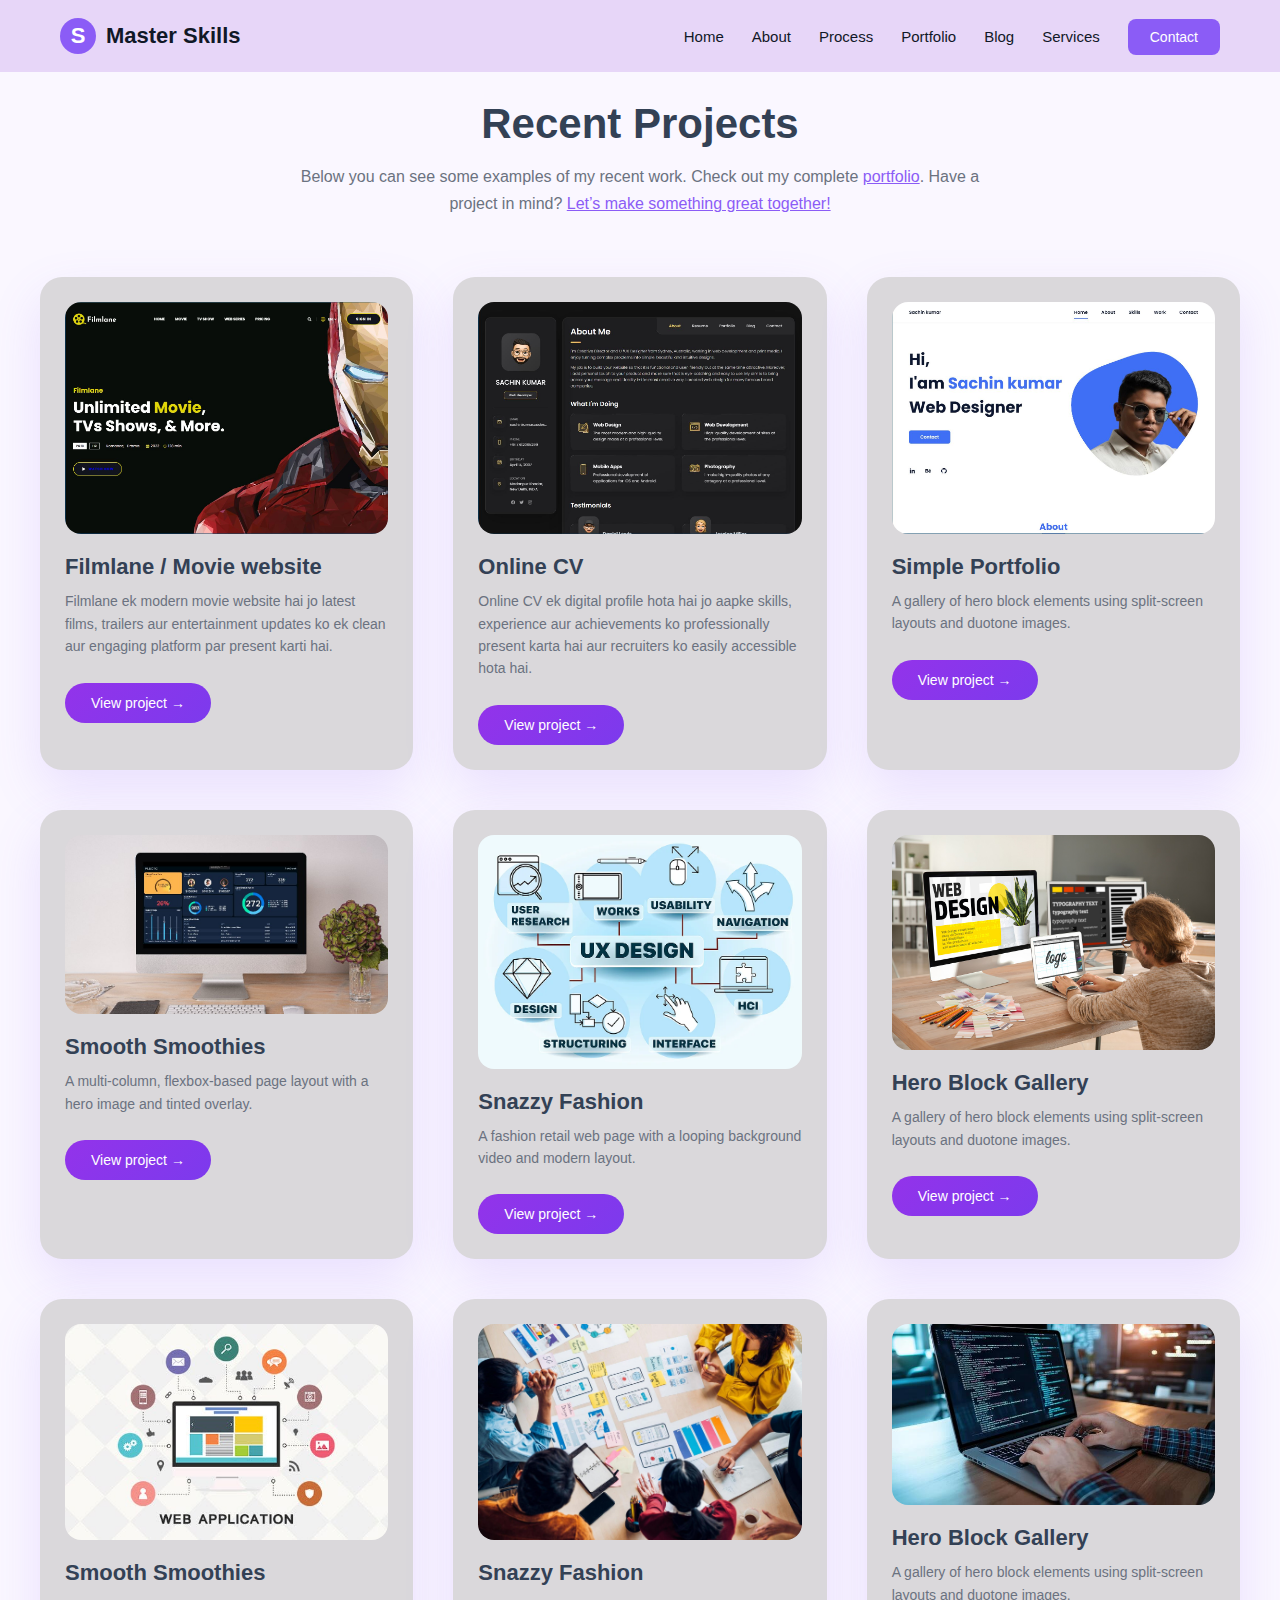
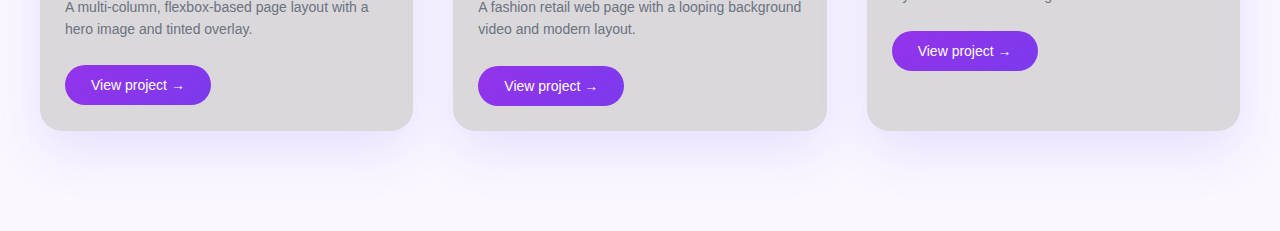
<file: myprojects.html>
<!DOCTYPE html>
<html lang="en">

<head>
  <meta charset="UTF-8">
  <meta name="viewport" content="width=device-width, initial-scale=1.0">
  <title>My Projects</title>
  <Style>
    :root {
      --primary: #8b5cf6;
      --secondary: #f3e8ff;
      --dark: #0f172a;
      --text: #334155;
    }

    * {
      margin: 0;
      padding: 0;
      box-sizing: border-box;
      font-family: 'Poppins', sans-serif;
    }

    body {
      background: linear-gradient(120deg, #ddb4b4 60%, #f3e8ff 100%);
      color: var(--text);
      overflow-x: hidden;
    }

    /* ===== Navbar ===== */
    header {
      position: fixed;
      width: 100%;
      top: 0;
      background: #e7d6f8;
      backdrop-filter: blur(10px);
      z-index: 1000;
    }

    .nav {
      max-width: 1200px;
      margin: auto;
      display: flex;
      align-items: center;
      justify-content: space-between;
      padding: 18px 20px;
    }

    .logo {
      display: flex;
      align-items: center;
      gap: 10px;
      font-weight: 700;
      font-size: 22px;
      color: #111827;
    }

    .logo span {
      background: var(--primary);
      color: #fff;
      width: 36px;
      height: 36px;
      border-radius: 50%;
      display: flex;
      align-items: center;
      justify-content: center;
    }

    nav ul {
      list-style: none;
      display: flex;
      gap: 28px;
      align-items: center;
    }

    nav ul li {
      font-size: 15px;
      cursor: pointer;
      transition: color 0.3s;
    }

    nav ul li:hover {
      color: var(--primary);
    }

    .nav-btn {
      background: var(--primary);
      color: #fff;
      padding: 10px 22px;
      border-radius: 8px;
      font-size: 14px;
      transition: all 0.3s;
    }

    .nav-btn:hover {
      box-shadow: 0 10px 25px rgba(139, 92, 246, 0.35);
      transform: translateY(-2px);
      color: #fff;
    }

    /* Anchor styling */
    nav ul li a {
      text-decoration: none;
      color: #111827;
      transition: color .3s;
    }

    nav ul li a:hover {
      color: var(--primary);
    }

    /* Mobile toggle */
    .menu-toggle {
      display: none;
      flex-direction: column;
      gap: 5px;
      cursor: pointer;
    }

    .menu-toggle span {
      width: 26px;
      height: 3px;
      background: #111827;
      border-radius: 4px;
      transition: .3s;
    }

    /* Responsive navbar */
    @media (max-width:900px) {

      .menu-toggle {
        display: flex;
      }

      nav ul {
        position: absolute;
        top: 100%;
        left: 0;
        width: 100%;
        background: #ffffffee;
        backdrop-filter: blur(12px);
        flex-direction: column;
        gap: 22px;
        padding: 25px 0;
        transform: translateY(-120%);
        transition: transform .4s ease;
        box-shadow: 0 15px 40px rgba(0, 0, 0, .08);
      }

      nav ul.active {
        transform: translateY(0);
      }

      nav ul li a {
        font-size: 16px;
      }

      .nav-btn {
        display: inline-block;
      }
    }

    .projects-section {
      padding: 100px 20px;
      background: #faf7ff;
    }

    .projects-container {
      max-width: 1200px;
      margin: auto;
      text-align: center;
    }

    .projects-container h2 {
      font-size: 42px;
      font-weight: 700;
      margin-bottom: 15px;
    }

    .projects-desc {
      max-width: 700px;
      margin: 0 auto 60px;
      color: #6b7280;
      line-height: 1.7;
    }

    .projects-desc a {
      color: #8b5cf6;
      text-decoration: underline;
      font-weight: 500;
    }

    /* Grid */
    .projects-grid {
      display: grid;
      grid-template-columns: repeat(3, 1fr);
      gap: 40px;
    }

    /* Card */
    .project-card {
      background: #dad8db;
      border-radius: 22px;
      padding: 25px;
      text-align: left;
      box-shadow: 0 20px 50px rgba(139, 92, 246, .15);
      transition: transform .3s ease, box-shadow .3s ease;
    }

    .project-card:hover {
      transform: translateY(-8px);
      box-shadow: 0 30px 60px rgba(139, 92, 246, .25);
    }

    /* Image */
    .project-img {
      overflow: hidden;
      border-radius: 16px;
      margin-bottom: 20px;
    }

    .project-img img {
      width: 100%;
      display: block;
      transition: transform .5s ease;
    }

    .project-card:hover img {
      transform: scale(1.08);
    }

    /* Text */
    .project-card h3 {
      font-size: 22px;
      margin-bottom: 10px;
    }

    .project-card p {
      font-size: 14px;
      color: #6b7280;
      line-height: 1.6;
      margin-bottom: 25px;
    }

    /* Button */
    .project-btn {
      display: inline-block;
      padding: 12px 26px;
      border-radius: 30px;
      background: linear-gradient(135deg, #9333ea, #7c3aed);
      color: #fff;
      font-size: 14px;
      font-weight: 500;
      text-decoration: none;
      transition: .3s;
    }

    .project-btn:hover {
      transform: translateX(4px);
    }

    /* Responsive */
    @media(max-width: 900px) {
      .projects-grid {
        grid-template-columns: 1fr;
      }
    }
  </Style>
</head>

<body>
  <header>
    <nav class="nav">

      <div class="logo">
        <span>S</span> Master Skills
      </div>

      <!-- Hamburger -->
      <div class="menu-toggle" id="menuToggle">
        <span></span>
        <span></span>
        <span></span>
      </div>

      <!-- Menu -->
      <ul id="navMenu">
        <li><a href="index.html#home">Home</a></li>
        <li><a href="index.html#about">About</a></li>
        <li><a href="index.html#notes">Process</a></li>
        <li><a href="index.html#portfolio">Portfolio</a></li>
        <li><a href="index.html#blog">Blog</a></li>
        <li><a href="index.html#services">Services</a></li>
        <li><a href="index.html#contact" class="nav-btn">Contact</a></li>
      </ul>

    </nav>
  </header>
  <section class="projects-section">
    <div class="projects-container">

      <h2>Recent Projects</h2>
      <p class="projects-desc">
        Below you can see some examples of my recent work.
        Check out my complete <a href="index.html">portfolio</a>.
        Have a project in mind? <a href="index.html#contact">Let’s make something great together!</a>
      </p>

      <div class="projects-grid">

        <!-- Project 1 -->
        <div class="project-card">
          <div class="project-img">
            <img src="project 1.JPG" alt="Smooth Smoothies">
          </div>
          <h3>Filmlane / Movie website</h3>
          <p>
           Filmlane ek modern movie website hai jo latest films, trailers aur entertainment updates ko ek clean aur engaging platform par present karti hai.
          </p>
          <a href="https://smasterskills.github.io/Filmlane-Movie-website/" class="project-btn">View project →</a>
        </div>

        <!-- Project 2 -->
        <div class="project-card">
          <div class="project-img">
            <img src="project 2.JPG" alt="Snazzy Fashion">
          </div>
          <h3>Online CV</h3>
          <p>
            Online CV ek digital profile hota hai jo aapke skills, experience aur achievements ko professionally present karta hai aur recruiters ko easily accessible hota hai.
          </p>
          <a href="https://smasterskills.github.io/Online-CV/" class="project-btn">View project →</a>
        </div>

        <!-- Project 3 -->
        <div class="project-card">
          <div class="project-img">
            <img src="project 3.JPG" alt="Hero Block Gallery">
          </div>
          <h3>Simple Portfolio</h3>
          <p>
            A gallery of hero block elements using split-screen layouts and duotone images.
          </p>
          <a href="https://smasterskills.github.io/Simple-Portfolio/" class="project-btn">View project →</a>
        </div>

        <!-- Project 1 -->
        <div class="project-card">
          <div class="project-img">
            <img src="project 4.jpg" alt="Smooth Smoothies">
          </div>
          <h3>Smooth Smoothies</h3>
          <p>
            A multi-column, flexbox-based page layout with a hero image and tinted overlay.
          </p>
          <a href="#" class="project-btn">View project →</a>
        </div>

        <!-- Project 2 -->
        <div class="project-card">
          <div class="project-img">
            <img src="project 5.jpg" alt="Snazzy Fashion">
          </div>
          <h3>Snazzy Fashion</h3>
          <p>
            A fashion retail web page with a looping background video and modern layout.
          </p>
          <a href="#" class="project-btn">View project →</a>
        </div>

        <!-- Project 3 -->
        <div class="project-card">
          <div class="project-img">
            <img src="project 6.jpg" alt="Hero Block Gallery">
          </div>
          <h3>Hero Block Gallery</h3>
          <p>
            A gallery of hero block elements using split-screen layouts and duotone images.
          </p>
          <a href="#" class="project-btn">View project →</a>
        </div>

        <!-- Project 1 -->
        <div class="project-card">
          <div class="project-img">
            <img src="project 7.jpg" alt="Smooth Smoothies">
          </div>
          <h3>Smooth Smoothies</h3>
          <p>
            A multi-column, flexbox-based page layout with a hero image and tinted overlay.
          </p>
          <a href="#" class="project-btn">View project →</a>
        </div>

        <!-- Project 2 -->
        <div class="project-card">
          <div class="project-img">
            <img src="project 8.jpg" alt="Snazzy Fashion">
          </div>
          <h3>Snazzy Fashion</h3>
          <p>
            A fashion retail web page with a looping background video and modern layout.
          </p>
          <a href="#" class="project-btn">View project →</a>
        </div>

        <!-- Project 3 -->
        <div class="project-card">
          <div class="project-img">
            <img src="project 9.jpeg" alt="Hero Block Gallery">
          </div>
          <h3>Hero Block Gallery</h3>
          <p>
            A gallery of hero block elements using split-screen layouts and duotone images.
          </p>
          <a href="#" class="project-btn">View project →</a>
        </div>


      </div>
    </div>
  </section>
</body>

</html>
</file>
<file: Style.css>
:root {
  --primary: #8b5cf6;
  --secondary: #f3e8ff;
  --dark: #0f172a;
  --text: #334155;
}

* {
  margin: 0;
  padding: 0;
  box-sizing: border-box;
  font-family: 'Poppins', sans-serif;
}

body {
  background: linear-gradient(120deg, #ffffff 60%, #f3e8ff 100%);
  color: var(--text);
  overflow-x: hidden;
}

/* ===== Navbar ===== */
header {
  position: fixed;
  width: 100%;
  top: 0;
  background: #e7d6f8;
  backdrop-filter: blur(10px);
  z-index: 1000;
}

.nav {
  max-width: 1200px;
  margin: auto;
  display: flex;
  align-items: center;
  justify-content: space-between;
  padding: 18px 20px;
}

.logo {
  display: flex;
  align-items: center;
  gap: 10px;
  font-weight: 700;
  font-size: 22px;
  color: #111827;
}

.logo span {
  background: var(--primary);
  color: #fff;
  width: 36px;
  height: 36px;
  border-radius: 50%;
  display: flex;
  align-items: center;
  justify-content: center;
}

nav ul {
  list-style: none;
  display: flex;
  gap: 28px;
  align-items: center;
}

nav ul li {
  font-size: 15px;
  cursor: pointer;
  transition: color 0.3s;
}

nav ul li:hover {
  color: var(--primary);
}

.nav-btn {
  background: var(--primary);
  color: #fff;
  padding: 10px 22px;
  border-radius: 8px;
  font-size: 14px;
  transition: all 0.3s;
}

.nav-btn:hover {
  box-shadow: 0 10px 25px rgba(139, 92, 246, 0.35);
  transform: translateY(-2px);
  color: #fff;
}

/* Anchor styling */
nav ul li a {
  text-decoration: none;
  color: #111827;
  transition: color .3s;
}

nav ul li a:hover {
  color: var(--primary);
}

/* Mobile toggle */
.menu-toggle {
  display: none;
  flex-direction: column;
  gap: 5px;
  cursor: pointer;
}

.menu-toggle span {
  width: 26px;
  height: 3px;
  background: #111827;
  border-radius: 4px;
  transition: .3s;
}

/* Responsive navbar */
@media (max-width:900px) {

  .menu-toggle {
    display: flex;
  }

  nav ul {
    position: absolute;
    top: 100%;
    left: 0;
    width: 100%;
    background: #ffffffee;
    backdrop-filter: blur(12px);
    flex-direction: column;
    gap: 22px;
    padding: 25px 0;
    transform: translateY(-120%);
    transition: transform .4s ease;
    box-shadow: 0 15px 40px rgba(0, 0, 0, .08);
  }

  nav ul.active {
    transform: translateY(0);
  }

  nav ul li a {
    font-size: 16px;
  }

  .nav-btn {
    display: inline-block;
  }
}


/* ===== Hero ===== */
.hero {
  min-height: 100vh;
  display: grid;
  grid-template-columns: 1.1fr 0.9fr;
  align-items: center;
  max-width: 1200px;
  margin: auto;
  padding: 140px 20px 60px;
  gap: 60px;
}

.hero h1 {
  font-size: 52px;
  line-height: 1.2;
  color: #111827;
}

.hero h1 span {
  color: var(--primary);
}

.hero p {
  margin: 20px 0 30px;
  max-width: 520px;
  font-size: 16px;
}

.hero .btn {
  background: var(--primary);
  color: #fff;
  padding: 14px 30px;
  border-radius: 10px;
  display: inline-block;
  transition: all 0.3s;
}

.hero .btn:hover {
  transform: translateY(-4px);
  box-shadow: 0 15px 35px rgba(139, 92, 246, 0.4);
}

.stats {
  display: flex;
  gap: 25px;
  margin-top: 50px;
}

.stat-box {
  background: #f8fafc;
  padding: 20px 26px;
  border-radius: 14px;
  text-align: center;
  min-width: 150px;
  box-shadow: 0 10px 30px rgba(0, 0, 0, 0.04);
}

.stat-box h3 {
  font-size: 28px;
  color: var(--primary);
}

.hero-img {
  position: relative;
}

.hero-img img {
  width: 100%;
  border-radius: 22px;
  box-shadow: 0 40px 80px rgba(0, 0, 0, 0.12);
  animation: float 4s ease-in-out infinite;
}

@keyframes float {

  0%,
  100% {
    transform: translateY(0);
  }

  50% {
    transform: translateY(-12px);
  }
}

/* ===== Responsive ===== */
@media (max-width: 900px) {
  .hero {
    grid-template-columns: 1fr;
    text-align: center;
  }

  .stats {
    justify-content: center;
    flex-wrap: wrap;
  }
}

.ux-section {
  padding: 100px 10px;
  background: #ffffff;
  margin-bottom: 90px;
}

.ux-container {
  max-width: 1200px;
  margin: auto;
  display: grid;
  grid-template-columns: 1fr 1fr;
  gap: 70px;
  align-items: center;
}

/* Image Card */
.ux-image-box {
  position: relative;
  background: #f8fafc;
  padding: 30px;
  border-radius: 22px;
  box-shadow: 0 30px 70px rgba(0, 0, 0, 0.08);
}

.ux-image-box img {
  width: 100%;
  border-radius: 16px;
}

/* Social Box */
.ux-social {
  position: absolute;
  bottom: -22px;
  left: 50%;
  transform: translateX(-50%);
  background: #ffffff;
  padding: 12px 18px;
  border-radius: 14px;
  display: flex;
  gap: 18px;
  box-shadow: 0 15px 40px rgba(0, 0, 0, 0.15);
}

.ux-social a {
  font-weight: 600;
  color: #8b5cf6;
  font-size: 14px;
}

/* Content */
.ux-content h2 {
  font-size: 42px;
  line-height: 1.2;
  color: #111827;
}

.ux-content h2 span {
  color: #8b5cf6;
}

.ux-content p {
  margin-top: 18px;
  color: #475569;
  max-width: 520px;
}

/* Buttons */
.ux-buttons {
  margin-top: 30px;
  display: flex;
  gap: 20px;
}

.btn {
  padding: 14px 28px;
  border-radius: 10px;
  font-size: 14px;
  font-weight: 500;
  transition: 0.3s ease;
}

.btn.primary {
  background: #8b5cf6;
  color: #fff;
}

.btn.primary:hover {
  box-shadow: 0 15px 35px rgba(139, 92, 246, 0.4);
  transform: translateY(-3px);
}

.btn.outline {
  border: 1px solid #8b5cf6;
  color: #8b5cf6;
}

.btn.outline:hover {
  background: #8b5cf6;
  color: #fff;
}

/* Responsive */
@media(max-width:900px) {
  .ux-container {
    grid-template-columns: 1fr;
    text-align: center;
  }

  .ux-buttons {
    justify-content: center;
    flex-wrap: wrap;
  }
}


:root {
  --theme-color: #8b5cf6;
  /* Website primary color */
  --light-bg: #f3e8ff;
  --text-dark: #111827;
  --text-light: #475569;
}

.process-section {
  padding: 100px 20px;
  background: #d7c2ec;
}

.process-container {
  max-width: 1200px;
  margin: auto;
  display: grid;
  grid-template-columns: 1fr 1.3fr;
  gap: 70px;
}

.process-content h2 {
  font-size: 42px;
  color: var(--text-dark);
}

.process-content p {
  color: var(--text-light);
  max-width: 480px;
  margin-bottom: 16px;
}

/* Cards */
.process-cards {
  display: grid;
  grid-template-columns: repeat(2, 1fr);
  gap: 30px;
}

.process-card {
  background: #fff;
  padding: 32px;
  border-radius: 18px;
  box-shadow: 0 20px 50px rgba(0, 0, 0, 0.06);
  transition: 0.3s;
}

.process-card:hover {
  transform: translateY(-6px);
  /* background-color: #d5cbdf; */
}

/* ICON STYLING */
.icon {
  width: 50px;
  height: 50px;
  background: var(--light-bg);
  color: var(--theme-color);
  display: flex;
  align-items: center;
  justify-content: center;
  border-radius: 14px;
  font-size: 22px;
  margin-bottom: 18px;
}

.process-card h4 {
  color: var(--text-dark);
  margin-bottom: 10px;
}

.process-card p {
  color: var(--text-light);
  font-size: 14px;
}

/* Responsive */
@media(max-width:900px) {
  .process-container {
    grid-template-columns: 1fr;
    text-align: center;
  }

  .process-cards {
    grid-template-columns: 1fr;
  }
}

:root {
  --primary: #8f2cf2;
  --dark: #222;
  --muted: #777;
}

.portfolio-section {
  padding: 80px 0;
  background: #fff;
}

.container {
  width: 90%;
  max-width: 1200px;
  margin: auto;
  text-align: center;
}

.section-title {
  font-size: 42px;
  font-weight: 700;
  color: var(--dark);
}

.section-subtitle {
  max-width: 650px;
  margin: 15px auto 50px;
  color: var(--muted);
}

.portfolio-grid {
  display: grid;
  grid-template-columns: repeat(auto-fit, minmax(280px, 1fr));
  gap: 30px;
}

.portfolio-card {
  background: #f1e1f3ea;
  border-radius: 14px;
  overflow: hidden;
  box-shadow: 0 10px 30px rgba(0, 0, 0, 0.336);
  transition: .35s;
  border: 1px solid #9333ea;
}

.portfolio-card:hover {
  transform: translateY(-8px);
}

.portfolio-card img {
  width: 100%;
  height: 220px;
  object-fit: cover;
}

.portfolio-card .content {
  padding: 25px;
  text-align: left;
}

.portfolio-card span {
  font-size: 12px;
  color: var(--muted);
  letter-spacing: 1px;
}

.portfolio-card h3 {
  margin: 10px 0;
  font-size: 20px;
  color: var(--dark);
}

.portfolio-card p {
  font-size: 14px;
  color: var(--muted);
  line-height: 1.6;
}

.portfolio-card a {
  display: inline-block;
  margin-top: 15px;
  padding: 10px 18px;
  border: 1px solid #8f2cf2;
  border-radius: 6px;
  text-decoration: none;
  color: var(--dark);
  transition: .3s;
}

.portfolio-card a:hover {
  background: var(--primary);
  color: #fff;
  border-color: var(--primary);
}

.more-projects {
  margin-top: 50px;
}

.more-projects a {
  position: relative;
  overflow: hidden;
  padding: 14px 36px;
  background: var(--primary);
  color: #fff;
  border-radius: 8px;
  text-decoration: none;
  font-weight: 600;
  display: inline-block;
  transition: transform .3s ease, box-shadow .3s ease;
  box-shadow: 0 8px 20px rgba(143, 44, 242, .4);
}

/* gradient overlay */
.more-projects a::before {
  content: "";
  position: absolute;
  top: 0;
  left: -100%;
  width: 100%;
  height: 100%;
  background: linear-gradient(120deg,
      transparent,
      rgba(255, 255, 255, .35),
      transparent);
  transition: .8s;
}

/* hover effect */
.more-projects a:hover::before {
  left: 100%;
}

.more-projects a:hover {
  transform: translateY(-4px);
  box-shadow: 0 14px 30px rgba(143, 44, 242, .55);
}

.cta-section {
  padding: 120px 20px;
  background: linear-gradient(135deg, #0f172a, #020617);
  text-align: center;
}

.cta-container {
  max-width: 900px;
  margin: auto;
}

.cta-container h2 {
  font-size: 42px;
  line-height: 1.3;
  color: #fff;
  margin-bottom: 20px;
}

.cta-container p {
  max-width: 620px;
  margin: 0 auto 40px;
  color: #cbd5f5;
  font-size: 16px;
}

/* Button */
.cta-btn {
  display: inline-flex;
  align-items: center;
  gap: 10px;
  padding: 14px 36px;
  background: var(--primary);
  color: #fff;
  border-radius: 8px;
  text-decoration: none;
  font-weight: 600;
  transition: .35s ease;
  box-shadow: 0 10px 30px rgba(139, 92, 246, .45);
}

.cta-btn span {
  transition: .35s;
}

.cta-btn:hover {
  transform: translateY(-4px);
  box-shadow: 0 18px 45px rgba(139, 92, 246, .6);
}

.cta-btn:hover span {
  transform: translateX(6px);
}

/* Responsive */
@media(max-width:768px) {
  .cta-container h2 {
    font-size: 32px;
  }
}

.blog-section {
  padding: 100px 20px;
  background: #fdf7ff;
}

.blog-container {
  max-width: 1200px;
  margin: auto;
}

.blog-header {
  margin-bottom: 50px;
}

.blog-tag {
  font-size: 14px;
  color: #9333ea;
  font-weight: 500;
}

.blog-header h2 {
  font-size: 38px;
  margin-top: 8px;
  color: #111827;
}

.blog-grid {
  display: grid;
  grid-template-columns: repeat(auto-fit, minmax(250px, 1fr));
  gap: 30px;
}

.blog-card {
  background: #f3f2f5;
  border-radius: 18px;
  overflow: hidden;
  box-shadow: 0 15px 40px rgba(0, 0, 0, .08);
  transition: .35s ease;
  border: 1px solid #9333ea;
}

.blog-card:hover {
  transform: translateY(-8px);
}

.blog-card img {
  width: 100%;
  height: 175px;
  object-fit: cover;
}

.blog-content {
  padding: 22px;
}

.blog-content small {
  color: #6b7280;
  font-size: 12px;
}

.blog-content h3 {
  font-size: 18px;
  margin: 10px 0;
  color: #111827;
}

.blog-content p {
  font-size: 14px;
  color: #4b5563;
  line-height: 1.6;
}

.blog-content a {
  display: inline-block;
  margin-top: 12px;
  color: #9333ea;
  font-size: 14px;
  font-weight: 500;
  text-decoration: none;
}

.blog-content a:hover {
  text-decoration: underline;
}

.blog-btn {
  margin-top: 50px;
}

.blog-btn a {
  display: inline-block;
  padding: 12px 26px;
  border-radius: 10px;
  background: transparent;
  border: 1.5px solid #9333ea;
  color: #9333ea;
  text-decoration: none;
  font-size: 14px;
  transition: .3s;
}

.blog-btn a:hover {
  background: #9333ea;
  color: #fff;
}


.services-section {
  padding: 100px 20px;
  background: linear-gradient(135deg, #0f172a, #020617);
  margin-bottom: 2rem;
}

.services-container {
  max-width: 1200px;
  margin: auto;
  display: grid;
  grid-template-columns: 1fr 1.2fr;
  gap: 70px;
  align-items: center;
}

/* Left Side */
.services-left h2 {
  font-size: 42px;
  color: #f3f5f8;
  margin-bottom: 20px;
}

.services-left p {
  color: #64748b;
  margin-bottom: 16px;
  max-width: 480px;
  line-height: 1.7;
}

.btn-primary {
  display: inline-block;
  margin-top: 20px;
  padding: 12px 26px;
  background: #8b5cf6;
  color: #fff;
  border-radius: 8px;
  font-weight: 500;
  text-decoration: none;
  transition: .3s;
}

.btn-primary:hover {
  transform: translateY(-3px);
  box-shadow: 0 12px 30px rgba(139, 92, 246, .4);
}

/* Right Side Cards */
.services-right {
  display: flex;
  flex-direction: column;
  gap: 30px;
}

.service-card {
  background: #fff;
  padding: 28px 32px;
  border-radius: 16px;
  box-shadow: 0 20px 50px rgba(0, 0, 0, .06);
  transition: .3s;
}

.service-card:hover {
  transform: translateY(-6px);
}

.service-card h3 {
  color: #111827;
  font-size: 20px;
  margin-bottom: 12px;
}

.service-card p {
  color: #475569;
  line-height: 1.6;
  font-size: 15px;
}

/* Responsive */
@media(max-width: 900px) {
  .services-container {
    grid-template-columns: 1fr;
    text-align: center;
  }

  .services-left p {
    margin-left: auto;
    margin-right: auto;
  }
}

.clients-section {
  padding: 100px 20px;
  text-align: center;
  background: #ffffff;
}

.clients-section h2 {
  font-size: 42px;
  margin-bottom: 10px;
  color: #111827;
}

.subtitle {
  color: #9ca3af;
  max-width: 600px;
  margin: 0 auto 60px;
  line-height: 1.6;
}

/* Slider Wrapper */
.logos-slider {
  overflow: hidden;
  width: 100%;
  height: 7rem;
}

/* Moving Track */
.logos-track {
  display: flex;
  gap: 80px;
  width: max-content;
  animation: scroll 25s linear infinite;
}

/* Individual Logo */
.logos {
  font-size: 34px;
  font-weight: 600;
  color: #9aa6b8;
  white-space: nowrap;
  transition: .3s;
}

.logos:hover {
  color: #8b5cf6;
  transform: scale(1.05);
}

/* Optional brand styling */
.logos.linkedin {
  color: #111827;
}

/* Animation */
@keyframes scroll {
  0% {
    transform: translateX(0);
  }

  100% {
    transform: translateX(-50%);
  }
}

/* Responsive */
@media(max-width:768px) {
  .logos {
    font-size: 26px;
  }

  .logos-track {
    gap: 50px;
  }
}

.testimonial-section {
  padding: 120px 20px;
  text-align: center;
  background: #ffffff;
}

.testimonial-section h2 {
  font-size: 42px;
  margin-bottom: 15px;
  color: #111827;
}

.testimonial-subtitle {
  max-width: 620px;
  margin: 0 auto 50px;
  color: #9ca3af;
  line-height: 1.7;
}

/* Quote */
.testimonial-quote {
  max-width: 900px;
  margin: 0 auto 40px;
  font-size: 18px;
  line-height: 1.9;
  color: #374151;
  font-style: italic;
}

/* Author */
.testimonial-author h4 {
  font-size: 16px;
  font-weight: 600;
  margin-bottom: 5px;
  color: #111827;
}

.testimonial-author span {
  font-size: 14px;
  color: #9ca3af;
}

/* Responsive */
@media(max-width:768px) {
  .testimonial-section h2 {
    font-size: 32px;
  }

  .testimonial-quote {
    font-size: 16px;
  }
}

:root {
  --primary: #9333ea;
  --primary-dark: #7c3aed;
  --text-dark: #111827;
  --text-light: #6b7280;
  --bg-light: #f3f4f6;
}

/* ================= Contact Section ================= */

.contact-section {
  padding: 100px 20px;
  background: #e3c9f1;
}

.contact-wrapper {
  max-width: 1200px;
  margin: auto;
  background: #ffffff;
  border-radius: 20px;
  padding: 60px;
  display: grid;
  grid-template-columns: 1fr 1fr;
  gap: 50px;
  box-shadow: 0 20px 40px rgba(0, 0, 0, .08);
}

/* ================= Left Info ================= */

.contact-info {
  display: flex;
  flex-direction: column;
  gap: 22px;
}

.contact-info h2 {
  font-size: 36px;
  color: var(--text-dark);
}

.contact-info p {
  color: var(--text-light);
  line-height: 1.7;
  max-width: 90%;
}

/* Info Items */

.info-item {
  display: flex;
  align-items: center;
  gap: 16px;
}

.info-icon {
  width: 44px;
  height: 44px;
  border-radius: 12px;
  background: rgba(147, 51, 234, .15);
  display: flex;
  align-items: center;
  justify-content: center;
  transition: .3s;
}

.info-icon i {
  font-size: 18px;
  color: var(--primary);
}

.info-item .label {
  font-size: 13px;
  color: var(--text-light);
}

.info-item p {
  margin: 0;
  font-size: 14px;
  color: #374151;
}

/* Hover Effect */

.info-item:hover .info-icon {
  background: var(--primary);
}

.info-item:hover .info-icon i {
  color: #ffffff;
}

/* ================= Contact Form ================= */

.contact-form input,
.contact-form textarea {
  width: 100%;
  border: none;
  border-bottom: 1px solid #c80bee;
  padding: 12px 10px;
  margin-bottom: 25px;
  outline: none;
  font-size: 14px;
  background: transparent;
}

.contact-form textarea {
  resize: none;
  height: 100px;
}

.contact-form input::placeholder,
.contact-form textarea::placeholder {
  color: #9ca3af;
}

/* Two Column Row */

.row {
  display: flex;
  gap: 20px;
}

/* Submit Button */

.submit-btn {
  background: linear-gradient(135deg, var(--primary), var(--primary-dark));
  color: #ffffff;
  padding: 14px 30px;
  border: none;
  border-radius: 12px;
  cursor: pointer;
  font-size: 15px;
  box-shadow: 0 10px 25px rgba(147, 51, 234, .35);
  transition: .3s;
}

.submit-btn:hover {
  transform: translateY(-3px);
  box-shadow: 0 15px 30px rgba(147, 51, 234, .45);
}

/* ================= Responsive ================= */

@media(max-width:900px) {
  .contact-wrapper {
    grid-template-columns: 1fr;
    padding: 40px 25px;
  }

  .contact-info p {
    max-width: 100%;
  }

  .row {
    flex-direction: column;
  }
}

.footer {
  background: #2b3a4d;
  padding: 100px 20px;
  position: relative;
  color: #e5e7eb;
}

.footer-container {
  max-width: 1200px;
  margin: auto;
  display: grid;
  grid-template-columns: 1fr 2fr 1fr;
  align-items: center;
  gap: 20px;
}

/* Logo */
.footer-logo {
  display: flex;
  align-items: center;
  gap: 12px;
}

.footer-logo span {
  width: 40px;
  height: 40px;
  background: #9333ea;
  color: #fff;
  border-radius: 50%;
  display: flex;
  align-items: center;
  justify-content: center;
  font-weight: 700;
}

.footer-logo h3 {
  font-size: 22px;
  color: #fff;
}

/* Menu */
.footer-menu {
  display: flex;
  justify-content: center;
  gap: 22px;
  list-style: none;
  flex-wrap: wrap;
  margin-bottom: 10px;
}

.footer-menu a {
  color: #d1d5db;
  font-size: 14px;
  transition: .3s;
}

.footer-menu a:hover {
  color: #fff;
}

/* Credit */
.footer-credit {
  text-align: center;
  font-size: 14px;
  color: #cbd5e1;
}

.footer-credit span {
  color: #ef4444;
}

.footer-credit a {
  color: #ffffff;
  font-weight: 600;
}

/* Right */
.footer-right {
  text-align: right;
  font-size: 14px;
  color: #cbd5e1;
}

/* Scroll To Top */
.scroll-top {
  position: absolute;
  right: 25px;
  bottom: 25px;
  width: 46px;
  height: 46px;
  background: #9333ea;
  color: #fff;
  border-radius: 50%;
  display: flex;
  align-items: center;
  justify-content: center;
  font-size: 20px;
  box-shadow: 0 10px 25px rgba(147, 51, 234, .4);
  transition: .3s;
}

.scroll-top:hover {
  transform: translateY(-4px);
}

/* Responsive */
@media(max-width:900px) {
  .footer-container {
    grid-template-columns: 1fr;
    text-align: center;
  }

  .footer-right {
    text-align: center;
  }

  .footer-menu {
    justify-content: center;
  }
}

.notes-section {
  padding: 100px 20px;
  background: #c4b1d6;
}

.notes-container {
  max-width: 1200px;
  margin: auto;
  text-align: center;
}

.section-title {
  font-size: 36px;
  margin-bottom: 10px;
  color: #111827;
}

.section-subtitle {
  max-width: 600px;
  margin: 0 auto 60px;
  color: #6b7280;
  font-size: 15px;
  line-height: 1.7;
}

.notes-grid {
  display: grid;
  grid-template-columns: repeat(auto-fit, minmax(260px, 1fr));
  gap: 30px;
}

.note-card {
  background: #edeaee;
  padding: 30px;
  border-radius: 18px;
  text-align: left;
  box-shadow: 0 15px 35px rgba(0, 0, 0, .08);
  transition: all .35s ease;
  border: 1px solid rgba(128, 8, 240, 0.15);
}

.note-card:hover {
  transform: translateY(-8px);
  box-shadow: 0 20px 45px rgba(137, 25, 241, 0.534);
}

.note-card h3 {
  font-size: 18px;
  margin-bottom: 10px;
  color: #111827;
}

.note-card p {
  font-size: 14px;
  color: #6b7280;
  line-height: 1.6;
  margin-bottom: 20px;
}

.download-btn {
  display: inline-block;
  font-size: 14px;
  color: #9333ea;
  text-decoration: none;
  font-weight: 500;
  position: relative;
}

.download-btn::after {
  content: "";
  position: absolute;
  left: 0;
  bottom: -4px;
  width: 0;
  height: 2px;
  background: #9333ea;
  transition: .3s;
}

.download-btn:hover::after {
  width: 100%;
}

.note-card img{
  width: 100%;
  height: 130px;
  object-fit: cover;
  border-radius: 10px;
  background: #f3e8ff;
  margin-bottom: 10px;
}

/* Responsive */
@media(max-width:768px) {
  .section-title {
    font-size: 30px;
  }
}
</file>
